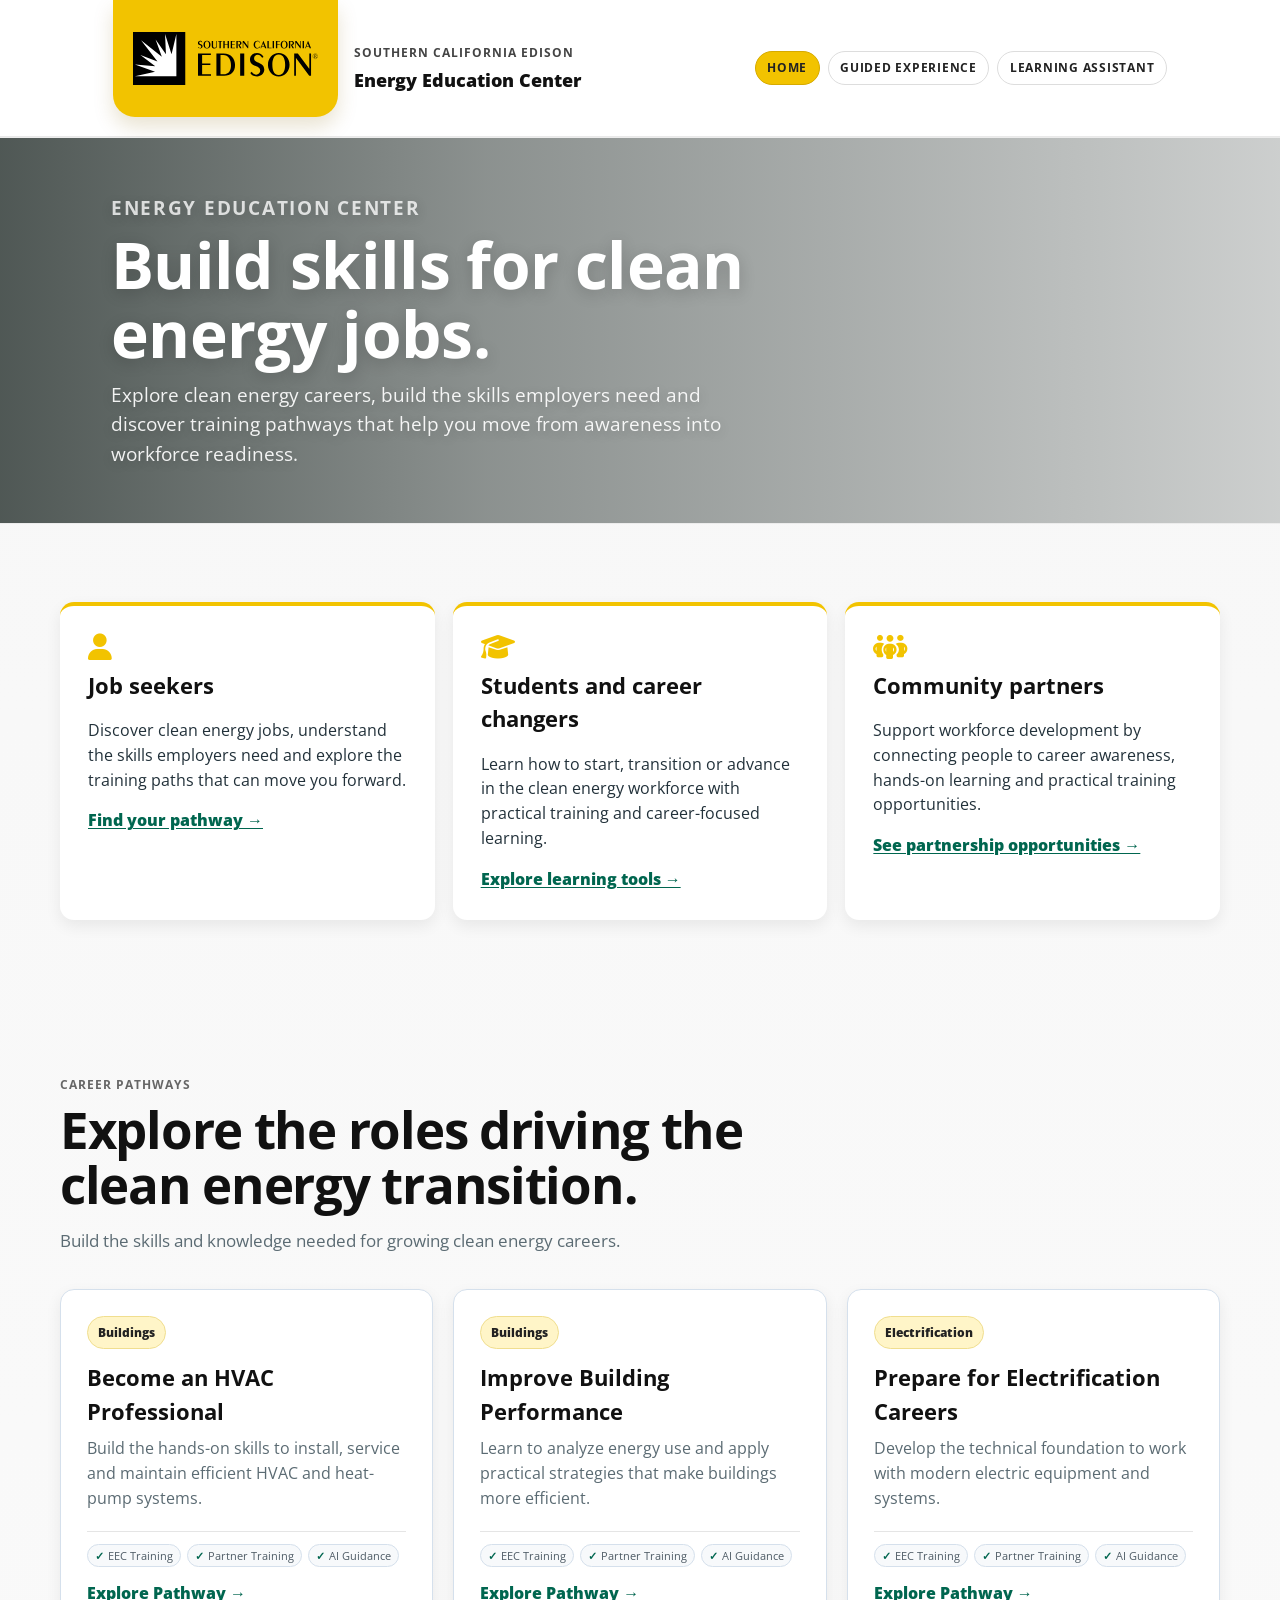
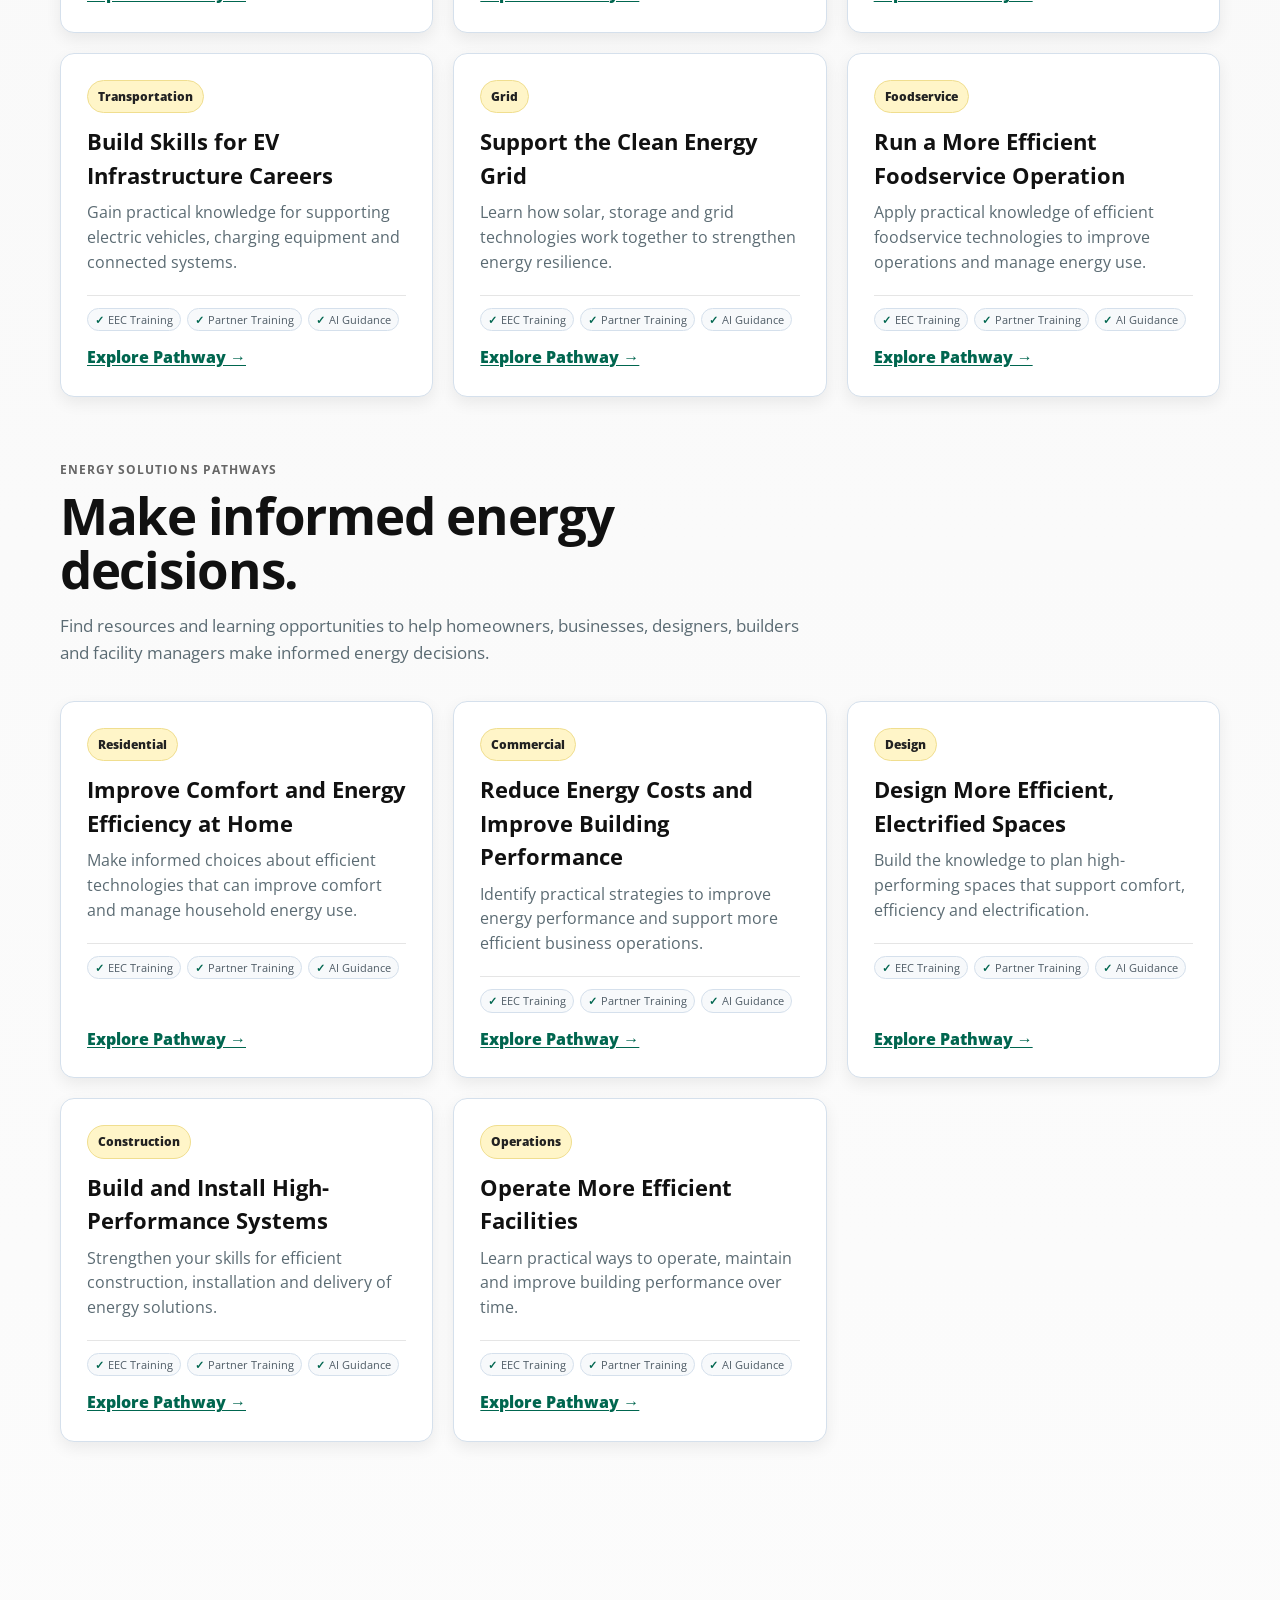
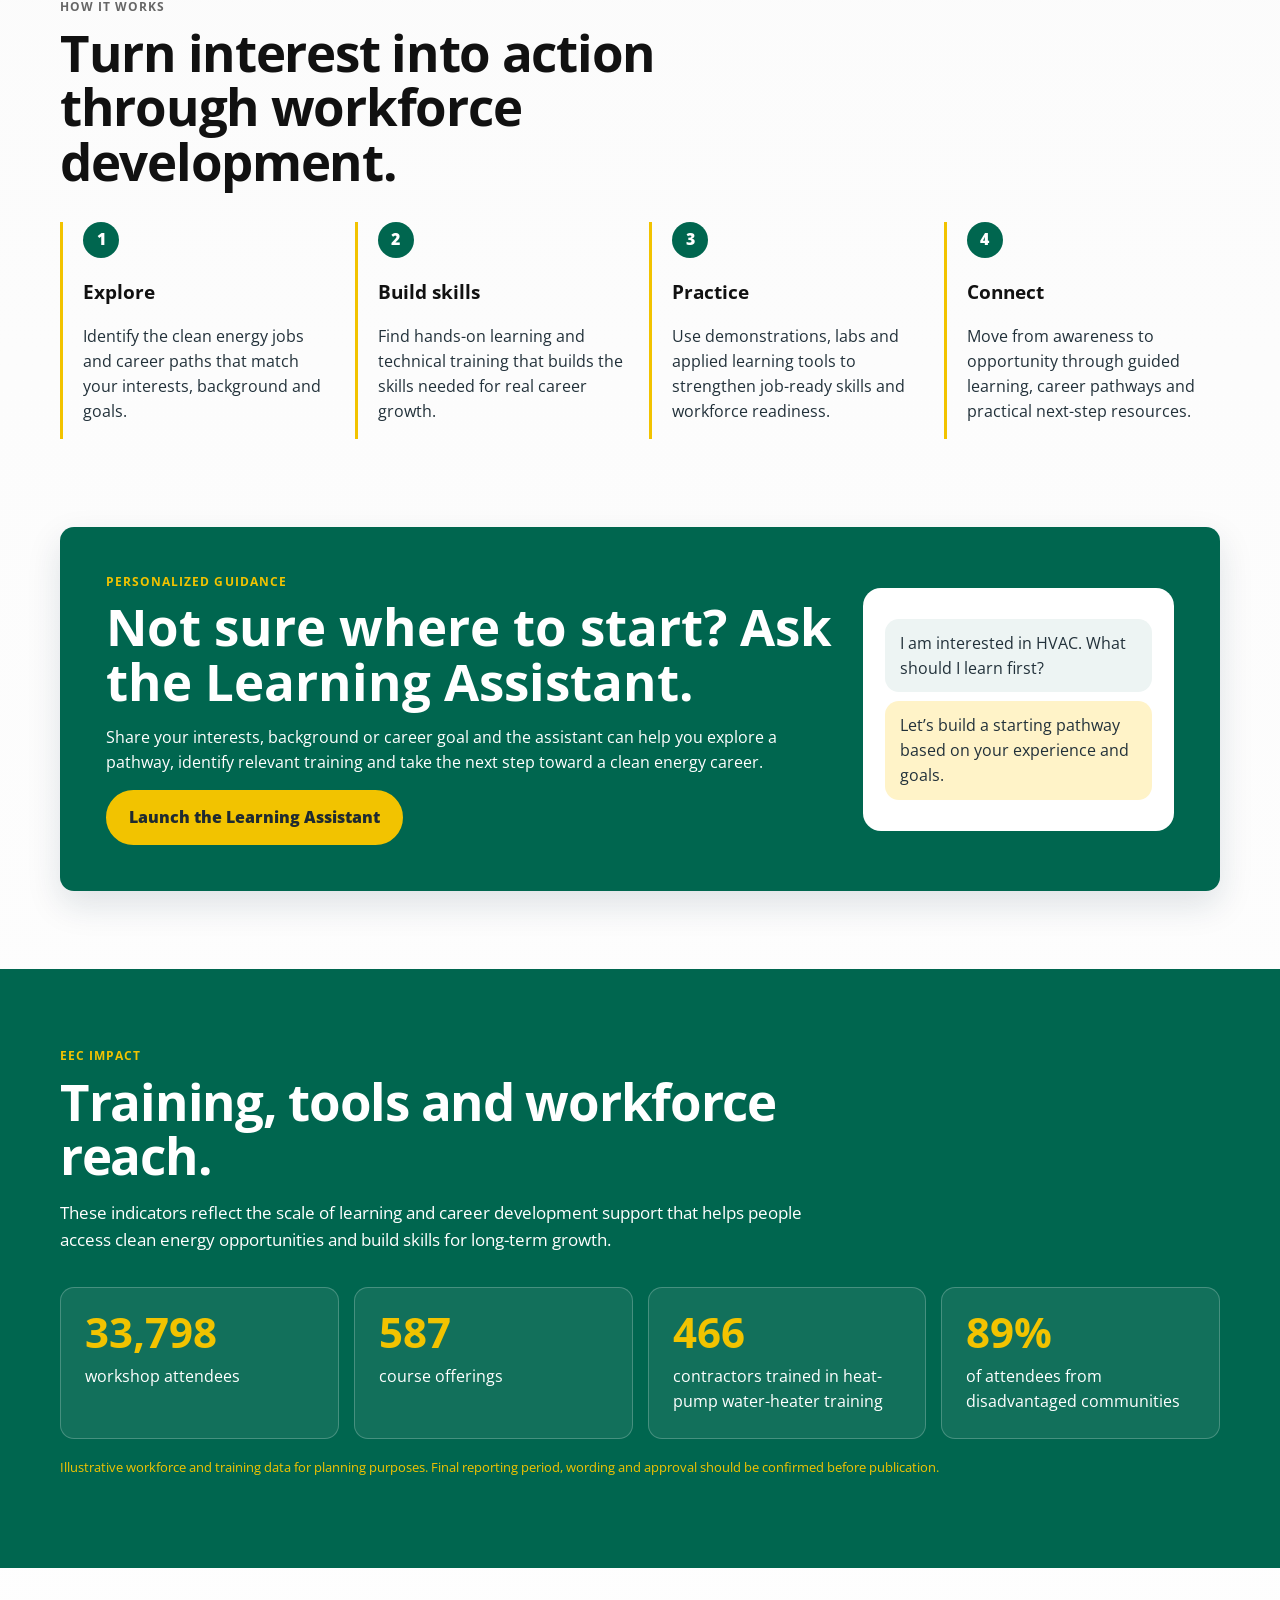
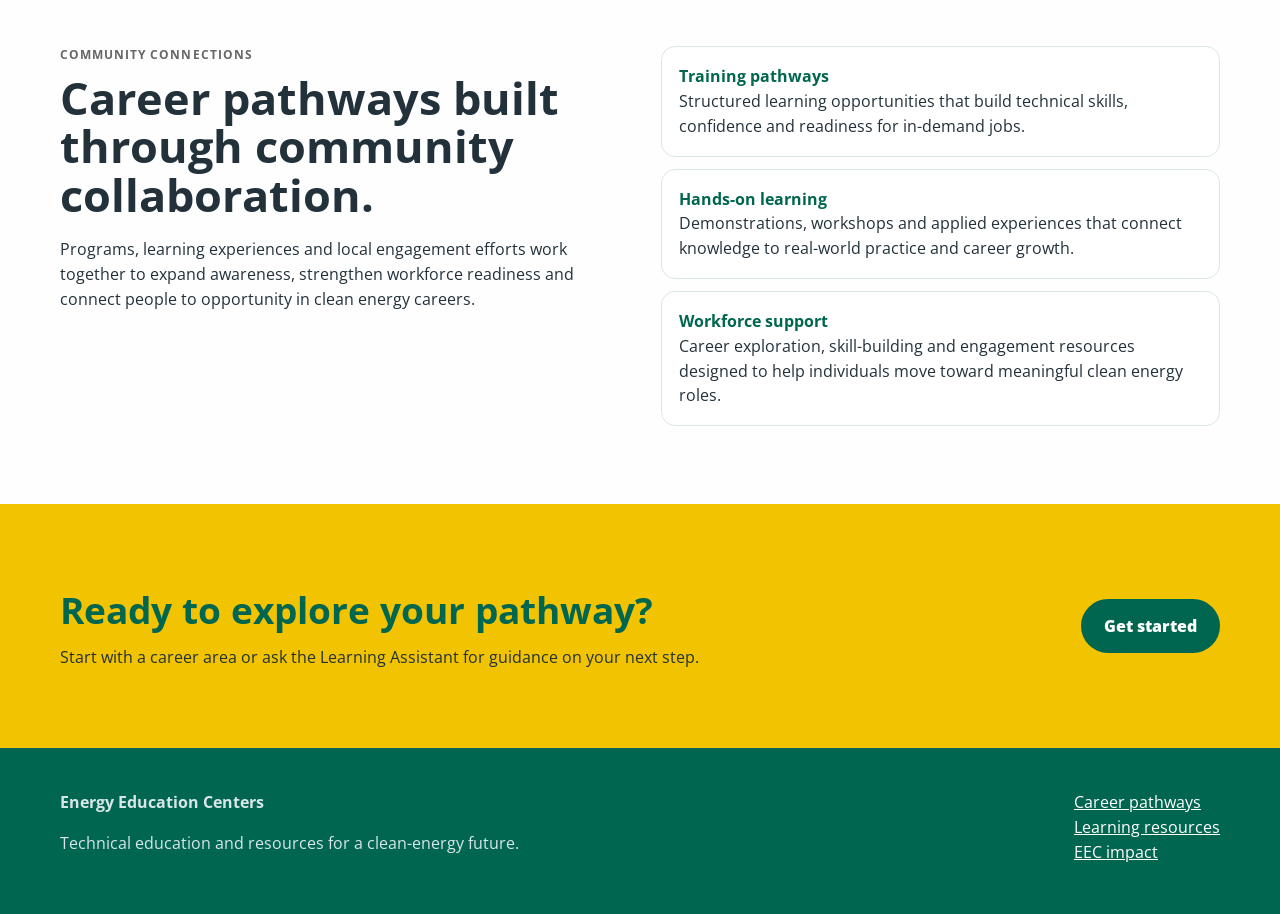
<file: index.html>
<!DOCTYPE html>
<html lang="en">
<head>
  <meta charset="UTF-8" />
  <meta name="viewport" content="width=device-width, initial-scale=1.0" />
  <title>Energy Career Pathways | Energy Education Centers</title>
  <meta name="description" content="Explore clean-energy career pathways, training, tools and partner resources from the Energy Education Centers." />
  <link rel="preconnect" href="https://fonts.googleapis.com">
  <link rel="preconnect" href="https://fonts.gstatic.com" crossorigin>
  <link href="https://fonts.googleapis.com/css2?family=Open+Sans:wght@400;600;700;800&display=swap" rel="stylesheet">
  <link rel="stylesheet" href="https://cdnjs.cloudflare.com/ajax/libs/font-awesome/6.5.2/css/all.min.css" crossorigin="anonymous" referrerpolicy="no-referrer">
  <link rel="stylesheet" href="styles.css?v=2">
</head>
<body class="home-page">
<a class="skip" href="#main">Skip to main content</a>
<header class="topbar">
  <div class="topbar-inner">
    <div class="sce-logo-area" aria-label="Southern California Edison branding">
      <div class="logo-block" aria-hidden="true"><img class="edison-logo" src="EdisonLogoLight.svg" alt=""></div>
      <div class="wordmark"><p class="kicker">Southern California Edison</p><p class="brand-title">Energy Education Center</p></div>
    </div>
    <nav class="assistant-nav" aria-label="Experience navigation"><a href="index.html" aria-current="page">Home</a><a href="guided-experience.html">Guided Experience</a><a href="assistant.html">Learning Assistant</a></nav>
  </div>
</header>
<main id="main" class="home-main">
  <section class="home-hero" aria-label="Career pathway guide introduction">
    <video class="hero-video" autoplay muted loop playsinline aria-hidden="true">
      <source src="assets/videos/solar.mp4" type="video/mp4" />
    </video>
    <div class="hero-overlay" aria-hidden="true"></div>
    <div class="hero-content">
      <p class="hero-tag">ENERGY EDUCATION CENTER</p>
      <h1>Build skills for clean energy jobs.</h1>
      <p>Explore clean energy careers, build the skills employers need and discover training pathways that help you move from awareness into workforce readiness.</p>
    </div>
  </section>

  <section class="audience" aria-label="Choose your starting point">
    <div class="wrap audience-grid">
      <article><div class="icon"><i class="fa-solid fa-user" aria-hidden="true"></i></div><h3>Job seekers</h3><p>Discover clean energy jobs, understand the skills employers need and explore the training paths that can move you forward.</p><a class="small-link" href="#pathways">Find your pathway →</a></article>
      <article><div class="icon"><i class="fa-solid fa-graduation-cap" aria-hidden="true"></i></div><h3>Students and career changers</h3><p>Learn how to start, transition or advance in the clean energy workforce with practical training and career-focused learning.</p><a class="small-link" href="#resources">Explore learning tools →</a></article>
      <article><div class="icon"><i class="fa-solid fa-people-group" aria-hidden="true"></i></div><h3>Community partners</h3><p>Support workforce development by connecting people to career awareness, hands-on learning and practical training opportunities.</p><a class="small-link" href="#partners">See partnership opportunities →</a></article>
    </div>
  </section>

  <section class="pathways" id="pathways">
    <div class="wrap">
      <div class="pathway-group">
        <div class="section-head"><div class="eyebrow">Career pathways</div><h2>Explore the roles driving the clean energy transition.</h2><p>Build the skills and knowledge needed for growing clean energy careers.</p></div>
        <div class="cards">
          <article class="card"><span class="tag">Buildings</span><h3>Become an HVAC Professional</h3><p>Build the hands-on skills to install, service and maintain efficient HVAC and heat-pump systems.</p><div class="card-resources" aria-label="Available features"><span class="feature-badge"><span aria-hidden="true">&#10003;</span> EEC Training</span><span class="feature-badge"><span aria-hidden="true">&#10003;</span> Partner Training</span><span class="feature-badge"><span aria-hidden="true">&#10003;</span> AI Guidance</span></div><a href="pathways/hvac.html">Explore Pathway →</a></article>
          <article class="card"><span class="tag">Buildings</span><h3>Improve Building Performance</h3><p>Learn to analyze energy use and apply practical strategies that make buildings more efficient.</p><div class="card-resources" aria-label="Available features"><span class="feature-badge"><span aria-hidden="true">&#10003;</span> EEC Training</span><span class="feature-badge"><span aria-hidden="true">&#10003;</span> Partner Training</span><span class="feature-badge"><span aria-hidden="true">&#10003;</span> AI Guidance</span></div><a href="#">Explore Pathway →</a></article>
          <article class="card"><span class="tag">Electrification</span><h3>Prepare for Electrification Careers</h3><p>Develop the technical foundation to work with modern electric equipment and systems.</p><div class="card-resources" aria-label="Available features"><span class="feature-badge"><span aria-hidden="true">&#10003;</span> EEC Training</span><span class="feature-badge"><span aria-hidden="true">&#10003;</span> Partner Training</span><span class="feature-badge"><span aria-hidden="true">&#10003;</span> AI Guidance</span></div><a href="#">Explore Pathway →</a></article>
          <article class="card"><span class="tag">Transportation</span><h3>Build Skills for EV Infrastructure Careers</h3><p>Gain practical knowledge for supporting electric vehicles, charging equipment and connected systems.</p><div class="card-resources" aria-label="Available features"><span class="feature-badge"><span aria-hidden="true">&#10003;</span> EEC Training</span><span class="feature-badge"><span aria-hidden="true">&#10003;</span> Partner Training</span><span class="feature-badge"><span aria-hidden="true">&#10003;</span> AI Guidance</span></div><a href="#">Explore Pathway →</a></article>
          <article class="card"><span class="tag">Grid</span><h3>Support the Clean Energy Grid</h3><p>Learn how solar, storage and grid technologies work together to strengthen energy resilience.</p><div class="card-resources" aria-label="Available features"><span class="feature-badge"><span aria-hidden="true">&#10003;</span> EEC Training</span><span class="feature-badge"><span aria-hidden="true">&#10003;</span> Partner Training</span><span class="feature-badge"><span aria-hidden="true">&#10003;</span> AI Guidance</span></div><a href="#">Explore Pathway →</a></article>
          <article class="card"><span class="tag">Foodservice</span><h3>Run a More Efficient Foodservice Operation</h3><p>Apply practical knowledge of efficient foodservice technologies to improve operations and manage energy use.</p><div class="card-resources" aria-label="Available features"><span class="feature-badge"><span aria-hidden="true">&#10003;</span> EEC Training</span><span class="feature-badge"><span aria-hidden="true">&#10003;</span> Partner Training</span><span class="feature-badge"><span aria-hidden="true">&#10003;</span> AI Guidance</span></div><a href="#">Explore Pathway →</a></article>
        </div>
      </div>

      <div class="pathway-group energy-user-pathways" id="energy-user-pathways">
        <div class="section-head"><div class="eyebrow">Energy Solutions Pathways</div><h2>Make informed energy decisions.</h2><p>Find resources and learning opportunities to help homeowners, businesses, designers, builders and facility managers make informed energy decisions.</p></div>
        <div class="cards">
          <article class="card"><span class="tag">Residential</span><h3>Improve Comfort and Energy Efficiency at Home</h3><p>Make informed choices about efficient technologies that can improve comfort and manage household energy use.</p><div class="card-resources" aria-label="Available features"><span class="feature-badge"><span aria-hidden="true">&#10003;</span> EEC Training</span><span class="feature-badge"><span aria-hidden="true">&#10003;</span> Partner Training</span><span class="feature-badge"><span aria-hidden="true">&#10003;</span> AI Guidance</span></div><a href="#">Explore Pathway →</a></article>
          <article class="card"><span class="tag">Commercial</span><h3>Reduce Energy Costs and Improve Building Performance</h3><p>Identify practical strategies to improve energy performance and support more efficient business operations.</p><div class="card-resources" aria-label="Available features"><span class="feature-badge"><span aria-hidden="true">&#10003;</span> EEC Training</span><span class="feature-badge"><span aria-hidden="true">&#10003;</span> Partner Training</span><span class="feature-badge"><span aria-hidden="true">&#10003;</span> AI Guidance</span></div><a href="#">Explore Pathway →</a></article>
          <article class="card"><span class="tag">Design</span><h3>Design More Efficient, Electrified Spaces</h3><p>Build the knowledge to plan high-performing spaces that support comfort, efficiency and electrification.</p><div class="card-resources" aria-label="Available features"><span class="feature-badge"><span aria-hidden="true">&#10003;</span> EEC Training</span><span class="feature-badge"><span aria-hidden="true">&#10003;</span> Partner Training</span><span class="feature-badge"><span aria-hidden="true">&#10003;</span> AI Guidance</span></div><a href="#">Explore Pathway →</a></article>
          <article class="card"><span class="tag">Construction</span><h3>Build and Install High-Performance Systems</h3><p>Strengthen your skills for efficient construction, installation and delivery of energy solutions.</p><div class="card-resources" aria-label="Available features"><span class="feature-badge"><span aria-hidden="true">&#10003;</span> EEC Training</span><span class="feature-badge"><span aria-hidden="true">&#10003;</span> Partner Training</span><span class="feature-badge"><span aria-hidden="true">&#10003;</span> AI Guidance</span></div><a href="#">Explore Pathway →</a></article>
          <article class="card"><span class="tag">Operations</span><h3>Operate More Efficient Facilities</h3><p>Learn practical ways to operate, maintain and improve building performance over time.</p><div class="card-resources" aria-label="Available features"><span class="feature-badge"><span aria-hidden="true">&#10003;</span> EEC Training</span><span class="feature-badge"><span aria-hidden="true">&#10003;</span> Partner Training</span><span class="feature-badge"><span aria-hidden="true">&#10003;</span> AI Guidance</span></div><a href="#">Explore Pathway →</a></article>
        </div>
      </div>
    </div>
  </section>

  <section id="resources">
    <div class="wrap">
      <div class="section-head"><div class="eyebrow">How it works</div><h2>Turn interest into action through workforce development.</h2></div>
      <div class="steps">
        <div class="step"><h3>Explore</h3><p>Identify the clean energy jobs and career paths that match your interests, background and goals.</p></div>
        <div class="step"><h3>Build skills</h3><p>Find hands-on learning and technical training that builds the skills needed for real career growth.</p></div>
        <div class="step"><h3>Practice</h3><p>Use demonstrations, labs and applied learning tools to strengthen job-ready skills and workforce readiness.</p></div>
        <div class="step"><h3>Connect</h3><p>Move from awareness to opportunity through guided learning, career pathways and practical next-step resources.</p></div>
      </div>
    </div>
  </section>

  <section style="padding-top:10px">
    <div class="wrap assistant-panel">
      <div><div class="eyebrow">Personalized guidance</div><h2>Not sure where to start? Ask the Learning Assistant.</h2><p>Share your interests, background or career goal and the assistant can help you explore a pathway, identify relevant training and take the next step toward a clean energy career.</p><a class="button" href="assistant.html">Launch the Learning Assistant</a></div>
      <div class="assistant-demo" aria-label="Example assistant conversation"><div class="bubble">I am interested in HVAC. What should I learn first?</div><div class="bubble answer">Let’s build a starting pathway based on your experience and goals.</div></div>
    </div>
  </section>

  <section class="stats" id="impact">
    <div class="wrap">
      <div class="section-head"><div class="eyebrow">EEC impact</div><h2>Training, tools and workforce reach.</h2><p>These indicators reflect the scale of learning and career development support that helps people access clean energy opportunities and build skills for long-term growth.</p></div>
      <div class="stats-grid">
          <div class="stat"><strong data-value="33937">33,937</strong><span>workshop attendees</span></div>
          <div class="stat"><strong data-value="591">591</strong><span>course offerings</span></div>
          <div class="stat"><strong data-value="469">469</strong><span>contractors trained in heat-pump water-heater training</span></div>
          <div class="stat"><strong data-value="90">90%</strong><span>of attendees from disadvantaged communities</span></div>
      </div>
      <p class="stats-note">Illustrative workforce and training data for planning purposes. Final reporting period, wording and approval should be confirmed before publication.</p>
    </div>
  </section>

  <section id="partners">
    <div class="wrap partners">
      <div><div class="eyebrow">Community connections</div><h2 style="font-size:2.8rem;line-height:1.08;color:var(--navy);margin:10px 0 18px">Career pathways built through community collaboration.</h2><p>Programs, learning experiences and local engagement efforts work together to expand awareness, strengthen workforce readiness and connect people to opportunity in clean energy careers.</p></div>
      <div class="partner-list">
        <div class="partner"><strong>Training pathways</strong><br>Structured learning opportunities that build technical skills, confidence and readiness for in-demand jobs.</div>
        <div class="partner"><strong>Hands-on learning</strong><br>Demonstrations, workshops and applied experiences that connect knowledge to real-world practice and career growth.</div>
        <div class="partner"><strong>Workforce support</strong><br>Career exploration, skill-building and engagement resources designed to help individuals move toward meaningful clean energy roles.</div>
      </div>
    </div>
  </section>

  <section class="cta"><div class="wrap"><div><h2>Ready to explore your pathway?</h2><p>Start with a career area or ask the Learning Assistant for guidance on your next step.</p></div><a class="button" href="assistant.html">Get started</a></div></section>
</main>
<script src="home.js"></script>
<footer><div class="wrap footer-grid"><div><strong>Energy Education Centers</strong><p>Technical education and resources for a clean-energy future.</p></div><div><a href="#pathways">Career pathways</a><br><a href="#resources">Learning resources</a><br><a href="#impact">EEC impact</a></div></div></footer>
</body>
</html>
</file>
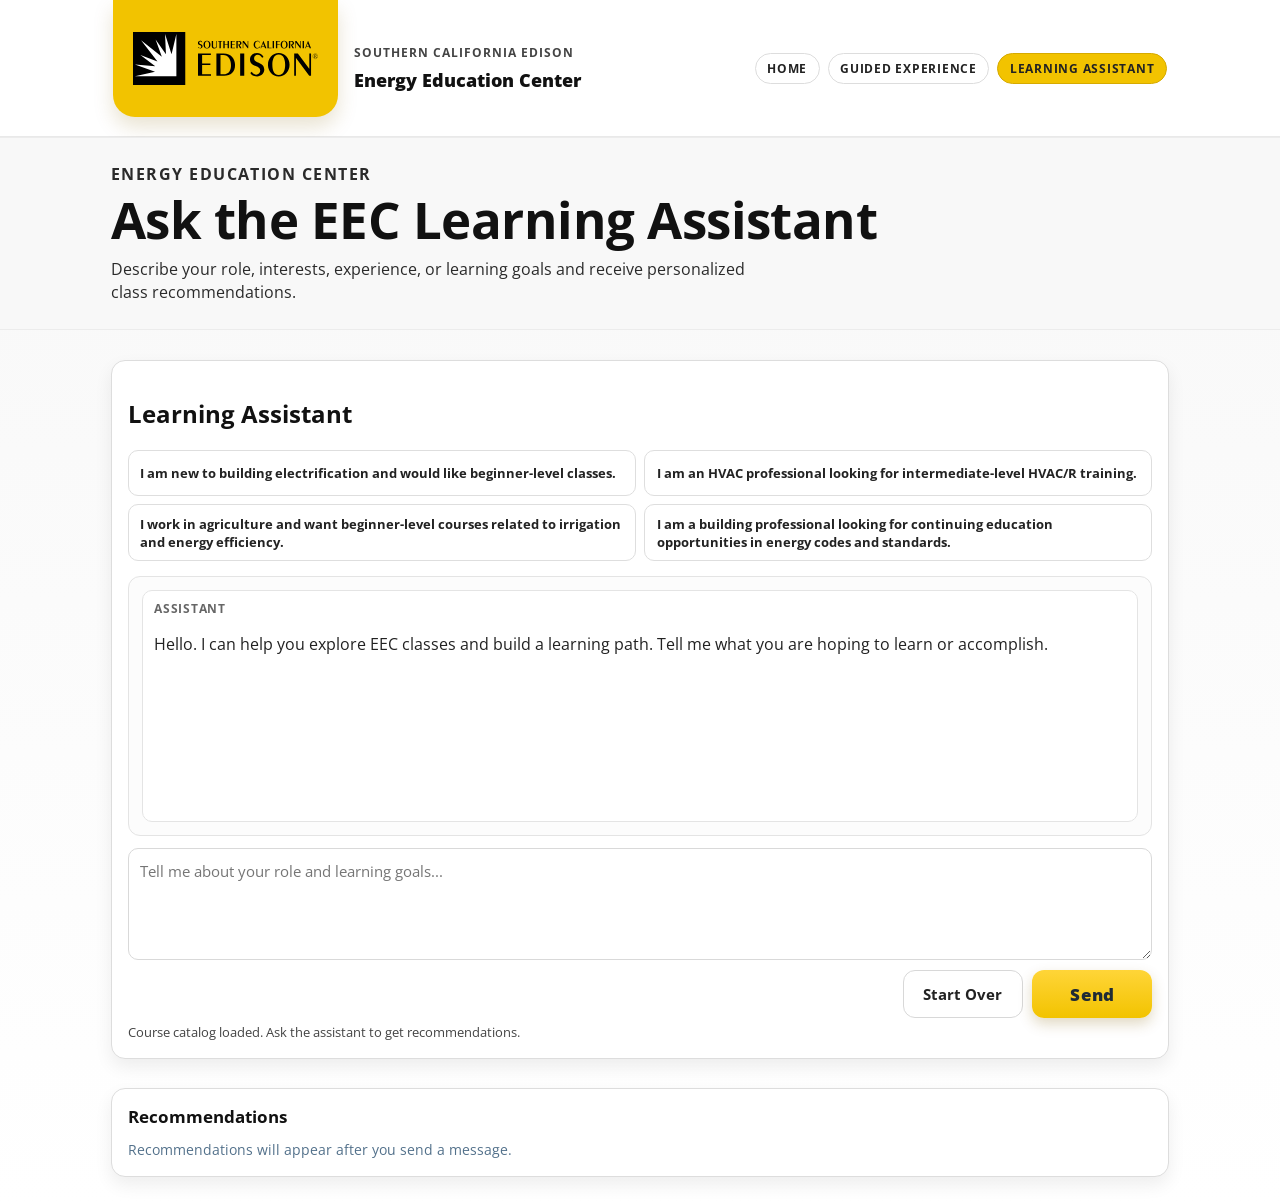
<file: assistant.html>
<!DOCTYPE html>
<html lang="en">

<head>
	<meta charset="UTF-8">
	<meta name="viewport" content="width=device-width, initial-scale=1.0">
	<title>EEC Learning Assistant | Southern California Edison</title>

	<link rel="preconnect" href="https://fonts.googleapis.com">
	<link rel="preconnect" href="https://fonts.gstatic.com" crossorigin>
	<link href="https://fonts.googleapis.com/css2?family=Open+Sans:wght@400;600;700;800&display=swap" rel="stylesheet">
	<link rel="stylesheet" href="styles.css">

	<style>
		.assistant-shell {
			margin-top: 0.9rem;
			display: grid;
			gap: 0.9rem;
		}

		.assistant-card {
			background: #ffffff;
			border: 1px solid #dddddd;
			border-radius: 14px;
			box-shadow: 0 8px 18px rgba(0, 0, 0, 0.07);
			padding: 1rem;
		}

		.prompt-list {
			margin-top: 0.65rem;
			display: grid;
			gap: 0.52rem;
			grid-template-columns: repeat(2, minmax(0, 1fr));
		}

		.prompt-chip {
			border: 1px solid #dedede;
			border-radius: 10px;
			min-height: 46px;
			text-align: left;
			padding: 0.6rem 0.72rem;
			background: #ffffff;
			color: #222222;
			font-family: 'Open Sans', sans-serif;
			font-weight: 700;
			cursor: pointer;
		}

		.prompt-chip:hover {
			border-color: #d6aa00;
			background: #fffbeb;
		}

		.messages {
			margin-top: 0.9rem;
			border: 1px solid #e4e4e4;
			border-radius: 12px;
			background: #fcfcfc;
			min-height: 260px;
			max-height: 430px;
			overflow: auto;
			padding: 0.82rem;
			display: grid;
			gap: 0.68rem;
		}

		.message {
			border: 1px solid #e4e4e4;
			border-radius: 10px;
			padding: 0.62rem 0.72rem;
			line-height: 1.4;
			color: #222222;
			background: #ffffff;
		}

		.message.user {
			border-color: #d6aa00;
			background: #fff9df;
		}

		.message-label {
			margin: 0 0 0.28rem;
			font-size: 0.72rem;
			text-transform: uppercase;
			letter-spacing: 0.06em;
			color: #666666;
			font-weight: 700;
		}

		.assistant-input {
			margin-top: 0.8rem;
			display: grid;
			gap: 0.62rem;
		}

		.assistant-input textarea {
			width: 100%;
			min-height: 112px;
			resize: vertical;
			border: 1px solid #d9d9d9;
			border-radius: 10px;
			padding: 0.72rem;
			font-family: 'Open Sans', sans-serif;
			font-size: 0.95rem;
			color: #222222;
		}

		.assistant-actions {
			display: flex;
			gap: 0.6rem;
			justify-content: flex-end;
		}

		.assistant-actions .cta-button {
			width: auto;
			margin-top: 0;
			min-width: 120px;
		}

		.reset-button {
			margin-top: 0;
			min-width: 120px;
			height: 48px;
			border: 1px solid #d8d8d8;
			border-radius: 12px;
			background: #ffffff;
			color: #222222;
			font-family: 'Open Sans', sans-serif;
			font-size: 0.95rem;
			font-weight: 700;
			cursor: pointer;
			transition: border-color 140ms ease, background-color 140ms ease;
		}

		.reset-button:hover {
			border-color: #d6aa00;
			background: #fffbeb;
		}

		.assistant-status {
			margin-top: 0.3rem;
			min-height: 1.2rem;
			font-size: 0.82rem;
			color: #444444;
		}

		.assistant-recommendations {
			margin-top: 0.9rem;
		}

		.assistant-recommendations h2 {
			margin: 0;
			font-size: 1.05rem;
			color: #111111;
		}

		.assistant-recommendations-content {
			margin-top: 0.72rem;
			display: grid;
			gap: 1rem;
		}

		.recommendation-group {
			display: grid;
			gap: 0.65rem;
		}

		.recommendation-group-heading {
			margin: 0;
			font-size: 1.05rem;
			font-weight: 700;
			color: #111111;
		}

		.assistant-recommendation-grid {
			display: grid;
			grid-template-columns: repeat(3, minmax(0, 1fr));
			gap: 24px;
			align-items: stretch;
		}

		.assistant-recommendation-grid .course-card {
			display: flex;
			flex-direction: column;
			height: 100%;
			min-width: 0;
		}

		.assistant-recommendation-grid .register-button {
			margin-top: auto;
		}

		.assistant-recommendation-grid .series-parts-list {
			list-style: none;
			margin: 0 0 0.8rem;
			padding: 0;
			display: grid;
			gap: 0.45rem;
		}

		.assistant-recommendation-grid .series-parts-list:focus-visible {
			outline: 2px solid #d6aa00;
			outline-offset: 3px;
		}

		.assistant-recommendation-grid .series-part-item {
			display: grid;
			grid-template-columns: 1fr auto;
			gap: 0.55rem;
			align-items: start;
		}

		.assistant-recommendation-grid .series-part-title {
			font-size: 0.86rem;
			line-height: 1.35;
			color: #222222;
			min-width: 0;
			word-break: break-word;
		}

		.assistant-recommendation-grid .series-part-link {
			font-size: 0.78rem;
			font-weight: 700;
			text-decoration: underline;
			text-underline-offset: 2px;
			white-space: nowrap;
		}

		.assistant-recommendation-grid .course-card h3 {
			display: -webkit-box;
			line-clamp: 3;
			-webkit-line-clamp: 3;
			-webkit-box-orient: vertical;
			overflow: hidden;
		}

		.sr-only {
			position: absolute;
			width: 1px;
			height: 1px;
			padding: 0;
			margin: -1px;
			overflow: hidden;
			clip: rect(0, 0, 0, 0);
			white-space: nowrap;
			border: 0;
		}

		@media (max-width: 980px) {
			.assistant-recommendation-grid {
				grid-template-columns: repeat(2, minmax(0, 1fr));
			}
		}

		@media (max-width: 900px) {
			.prompt-list,
			.assistant-recommendation-grid {
				grid-template-columns: 1fr;
			}
		}
	</style>
</head>

<body>
	<header class="topbar">
		<div class="topbar-inner">
			<div class="sce-logo-area" aria-label="Southern California Edison branding">
				<div class="logo-block" aria-hidden="true">
					<img class="edison-logo" src="EdisonLogoLight.svg" alt="">
				</div>
				<div class="wordmark">
					<p class="kicker">Southern California Edison</p>
					<p class="brand-title">Energy Education Center</p>
				</div>
			</div>

			<nav class="assistant-nav" aria-label="Experience navigation">
				<a href="index.html">Home</a>
				<a href="guided-experience.html">Guided Experience</a>
				<a href="assistant.html" aria-current="page">Learning Assistant</a>
			</nav>
		</div>
	</header>

	<section class="hero" aria-label="Learning assistant introduction">
		<div class="hero-content">
			<p class="hero-tag">ENERGY EDUCATION CENTER</p>
			<h1>Ask the EEC Learning Assistant</h1>
			<p>
				Describe your role, interests, experience, or learning goals and receive personalized class recommendations.
			</p>
		</div>
	</section>

	<main class="container assistant-shell">
		<section class="assistant-card" aria-labelledby="assistant-title">
			<h2 id="assistant-title">Learning Assistant</h2>

			<div class="prompt-list" aria-label="Suggested prompts">
				<button type="button" class="prompt-chip" data-prompt="I am new to building electrification and would like beginner-level classes.">I am new to building electrification and would like beginner-level classes.</button>
				<button type="button" class="prompt-chip" data-prompt="I am an HVAC professional looking for intermediate-level HVAC/R training.">I am an HVAC professional looking for intermediate-level HVAC/R training.</button>
				<button type="button" class="prompt-chip" data-prompt="I work in agriculture and want beginner-level courses related to irrigation and energy efficiency.">I work in agriculture and want beginner-level courses related to irrigation and energy efficiency.</button>
				<button type="button" class="prompt-chip" data-prompt="I am a building professional looking for continuing education opportunities in energy codes and standards.">I am a building professional looking for continuing education opportunities in energy codes and standards.</button>
			</div>

			<div id="assistantMessages" class="messages" role="log" aria-live="polite" aria-label="Conversation messages">
				<article class="message assistant">
					<p class="message-label">Assistant</p>
					<p>Hello. I can help you explore EEC classes and build a learning path. Tell me what you are hoping to learn or accomplish.</p>
				</article>
			</div>

			<form id="assistantForm" class="assistant-input" aria-label="Assistant input form">
				<label class="sr-only" for="assistantInput">Your learning request</label>
				<textarea
					id="assistantInput"
					placeholder="Tell me about your role and learning goals..."
					required></textarea>

				<div class="assistant-actions">
					<button id="assistantReset" class="reset-button" type="button">Start Over</button>
					<button class="cta-button" type="submit">Send</button>
				</div>
			</form>

			<div id="assistantStatus" class="assistant-status" role="status" aria-live="polite" aria-atomic="true"></div>
		</section>

		<section class="assistant-card assistant-recommendations" aria-labelledby="assistant-recommendations-title">
			<h2 id="assistant-recommendations-title">Recommendations</h2>
			<div id="assistantRecommendations" class="assistant-recommendations-content">
				<p class="empty-state">Recommendations will appear after you send a message.</p>
			</div>
		</section>
	</main>

	<script src="assistant.js"></script>
</body>

</html>
</file>
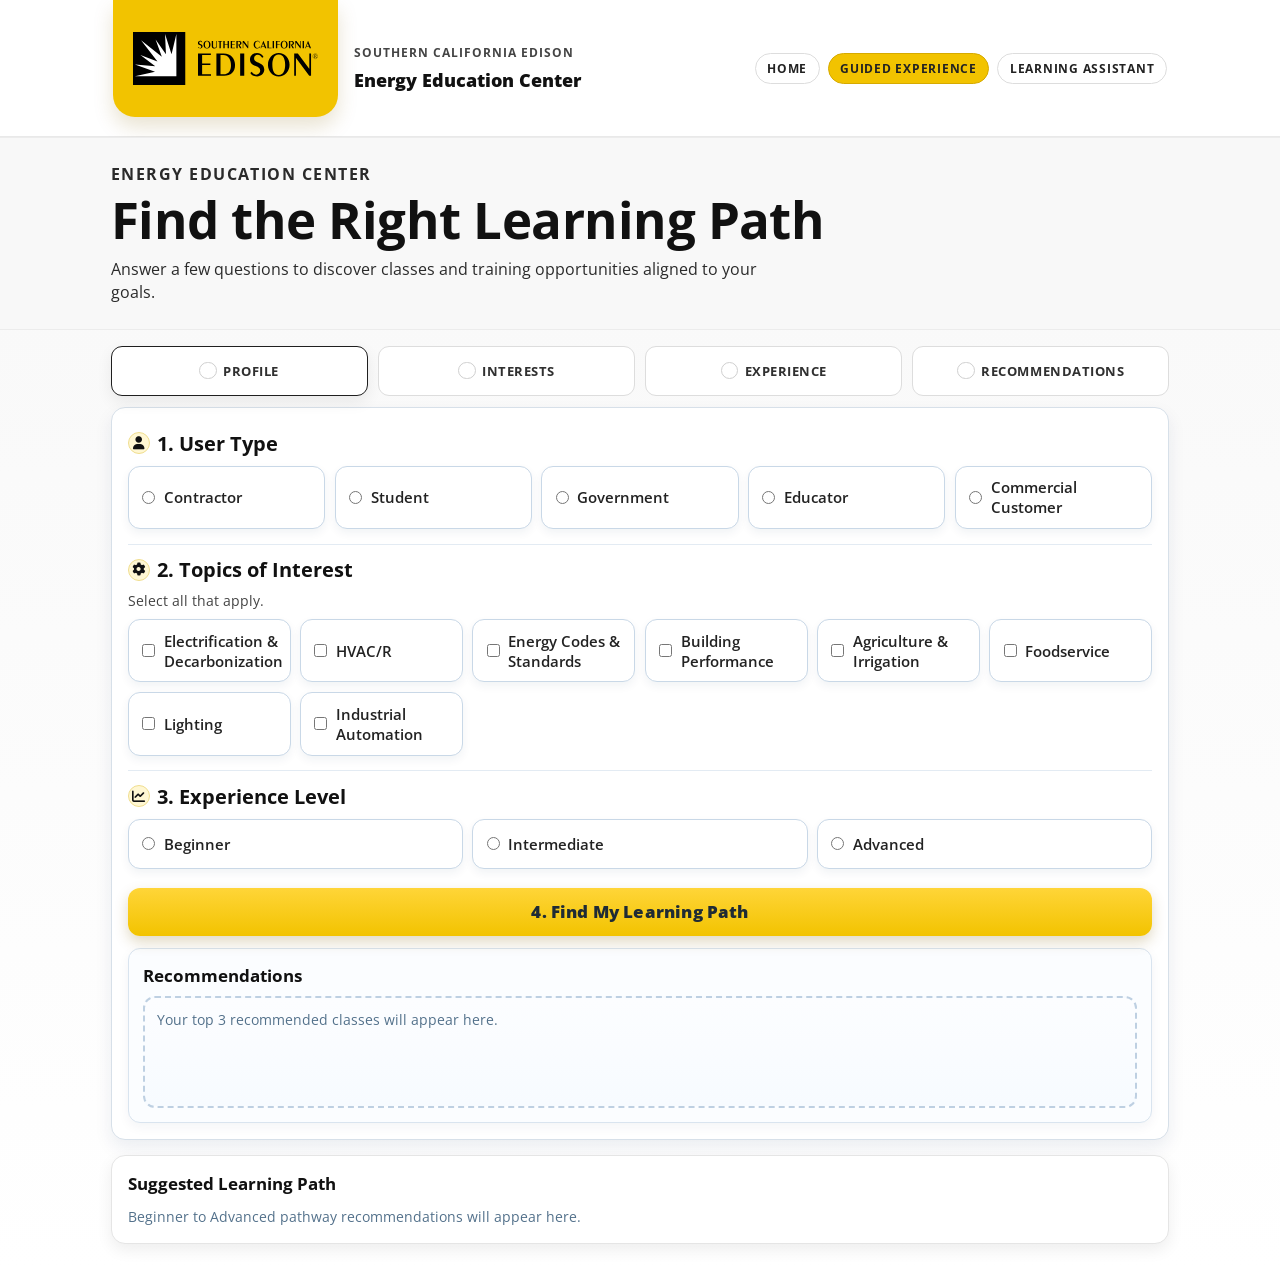
<file: guided-experience.html>
<!DOCTYPE html>
<html lang="en">

<head>
    <meta charset="UTF-8">
    <meta name="viewport" content="width=device-width, initial-scale=1.0">
    <title>Southern California Edison Energy Education Center Career Pathway Guide</title>

    <link rel="preconnect" href="https://fonts.googleapis.com">
    <link rel="preconnect" href="https://fonts.gstatic.com" crossorigin>
    <link href="https://fonts.googleapis.com/css2?family=Open+Sans:wght@400;600;700;800&display=swap" rel="stylesheet">
    <link rel="stylesheet" href="https://cdnjs.cloudflare.com/ajax/libs/font-awesome/6.5.2/css/all.min.css" crossorigin="anonymous" referrerpolicy="no-referrer">
    <link rel="stylesheet" href="styles.css">
</head>

<body>
    <header class="topbar">
        <div class="topbar-inner">
            <div class="sce-logo-area" aria-label="Southern California Edison branding">
                <div class="logo-block" aria-hidden="true">
                    <img
                        class="edison-logo"
                        src="EdisonLogoLight.svg"
                        alt="">
                </div>
                <div class="wordmark">
                    <p class="kicker">Southern California Edison</p>
                    <p class="brand-title">Energy Education Center</p>
                </div>
            </div>
            <nav class="assistant-nav" aria-label="Experience navigation">
                <a href="index.html">Home</a>
                <a href="guided-experience.html" aria-current="page">Guided Experience</a>
                <a href="assistant.html">Learning Assistant</a>
            </nav>
        </div>
    </header>

    <section class="hero" aria-label="Career pathway guide introduction">
        <div class="hero-content">
            <p class="hero-tag">ENERGY EDUCATION CENTER</p>
            <h1>Find the Right Learning Path</h1>
            <p>
                Answer a few questions to discover classes and training opportunities aligned to your goals.
            </p>
        </div>
    </section>

    <main class="container">
        <section class="progress-wrap" aria-label="Questionnaire progress">
            <div class="progress-step is-active" data-step="profile" aria-live="polite">
                <span class="step-check" aria-hidden="true"><i class="fa-solid fa-check"></i></span>
                <span class="step-label">Profile</span>
            </div>
            <div class="progress-step" data-step="interests" aria-live="polite">
                <span class="step-check" aria-hidden="true"><i class="fa-solid fa-check"></i></span>
                <span class="step-label">Interests</span>
            </div>
            <div class="progress-step" data-step="experience" aria-live="polite">
                <span class="step-check" aria-hidden="true"><i class="fa-solid fa-check"></i></span>
                <span class="step-label">Experience</span>
            </div>
            <div class="progress-step" data-step="recommendations" aria-live="polite">
                <span class="step-check" aria-hidden="true"><i class="fa-solid fa-check"></i></span>
                <span class="step-label">Recommendations</span>
            </div>
        </section>

        <form class="questionnaire" aria-label="Career pathway questionnaire">
            <section class="panel" aria-labelledby="who-are-you">
                <h2 id="who-are-you"><span class="section-icon" aria-hidden="true"><i class="fa-solid fa-user"></i></span>1. User Type</h2>
                <div class="option-grid option-grid-5">
                    <label class="option-card"><input type="radio" name="audience" value="Contractor">Contractor</label>
                    <label class="option-card"><input type="radio" name="audience" value="Student">Student</label>
                    <label class="option-card"><input type="radio" name="audience" value="Government">Government</label>
                    <label class="option-card"><input type="radio" name="audience" value="Educator">Educator</label>
                    <label class="option-card"><input type="radio" name="audience" value="Commercial Customer">Commercial Customer</label>
                </div>
            </section>

            <section class="panel" aria-labelledby="topics-interest">
                <h2 id="topics-interest"><span class="section-icon" aria-hidden="true"><i class="fa-solid fa-gear"></i></span>2. Topics of Interest</h2>
                <p class="helper-text">Select all that apply.</p>
                <div class="option-grid option-grid-5">
                    <label class="option-card"><input type="checkbox" name="topics" value="Electrification &amp; Decarbonization">Electrification &amp; Decarbonization</label>
                    <label class="option-card"><input type="checkbox" name="topics" value="HVAC/R">HVAC/R</label>
                    <label class="option-card"><input type="checkbox" name="topics" value="Energy Codes &amp; Standards">Energy Codes &amp; Standards</label>
                    <label class="option-card"><input type="checkbox" name="topics" value="Building Performance">Building Performance</label>
                    <label class="option-card"><input type="checkbox" name="topics" value="Agriculture &amp; Irrigation">Agriculture &amp; Irrigation</label>
                    <label class="option-card"><input type="checkbox" name="topics" value="Foodservice">Foodservice</label>
                    <label class="option-card"><input type="checkbox" name="topics" value="Lighting">Lighting</label>
                    <label class="option-card"><input type="checkbox" name="topics" value="Industrial Automation">Industrial Automation</label>
                </div>
            </section>

            <section class="panel" aria-labelledby="experience-level">
                <h2 id="experience-level"><span class="section-icon" aria-hidden="true"><i class="fa-solid fa-chart-line"></i></span>3. Experience Level</h2>
                <div class="option-grid option-grid-3">
                    <label class="option-card"><input type="radio" name="experience" value="Beginner">Beginner</label>
                    <label class="option-card"><input type="radio" name="experience" value="Intermediate">Intermediate</label>
                    <label class="option-card"><input type="radio" name="experience" value="Advanced">Advanced</label>
                </div>
            </section>

            <button type="button" id="findPathButton" class="cta-button">4. Find My Learning Path</button>

            <div class="recommendations-panel" aria-labelledby="recommendations-title">
                <h2 id="recommendations-title">Recommendations</h2>
                <div id="recommendationsArea" class="recommendations-area">
                    <p class="empty-state">Your top 3 recommended classes will appear here.</p>
                </div>
            </div>
        </form>

        <section class="pathway-panel" aria-labelledby="pathway-title">
            <h2 id="pathway-title">Suggested Learning Path</h2>
            <div id="pathCourseGrid" class="path-course-grid">
                <p class="empty-state">Beginner to Advanced pathway recommendations will appear here.</p>
            </div>
        </section>
    </main>

    <script src="app.js"></script>

</body>

</html>
</file>
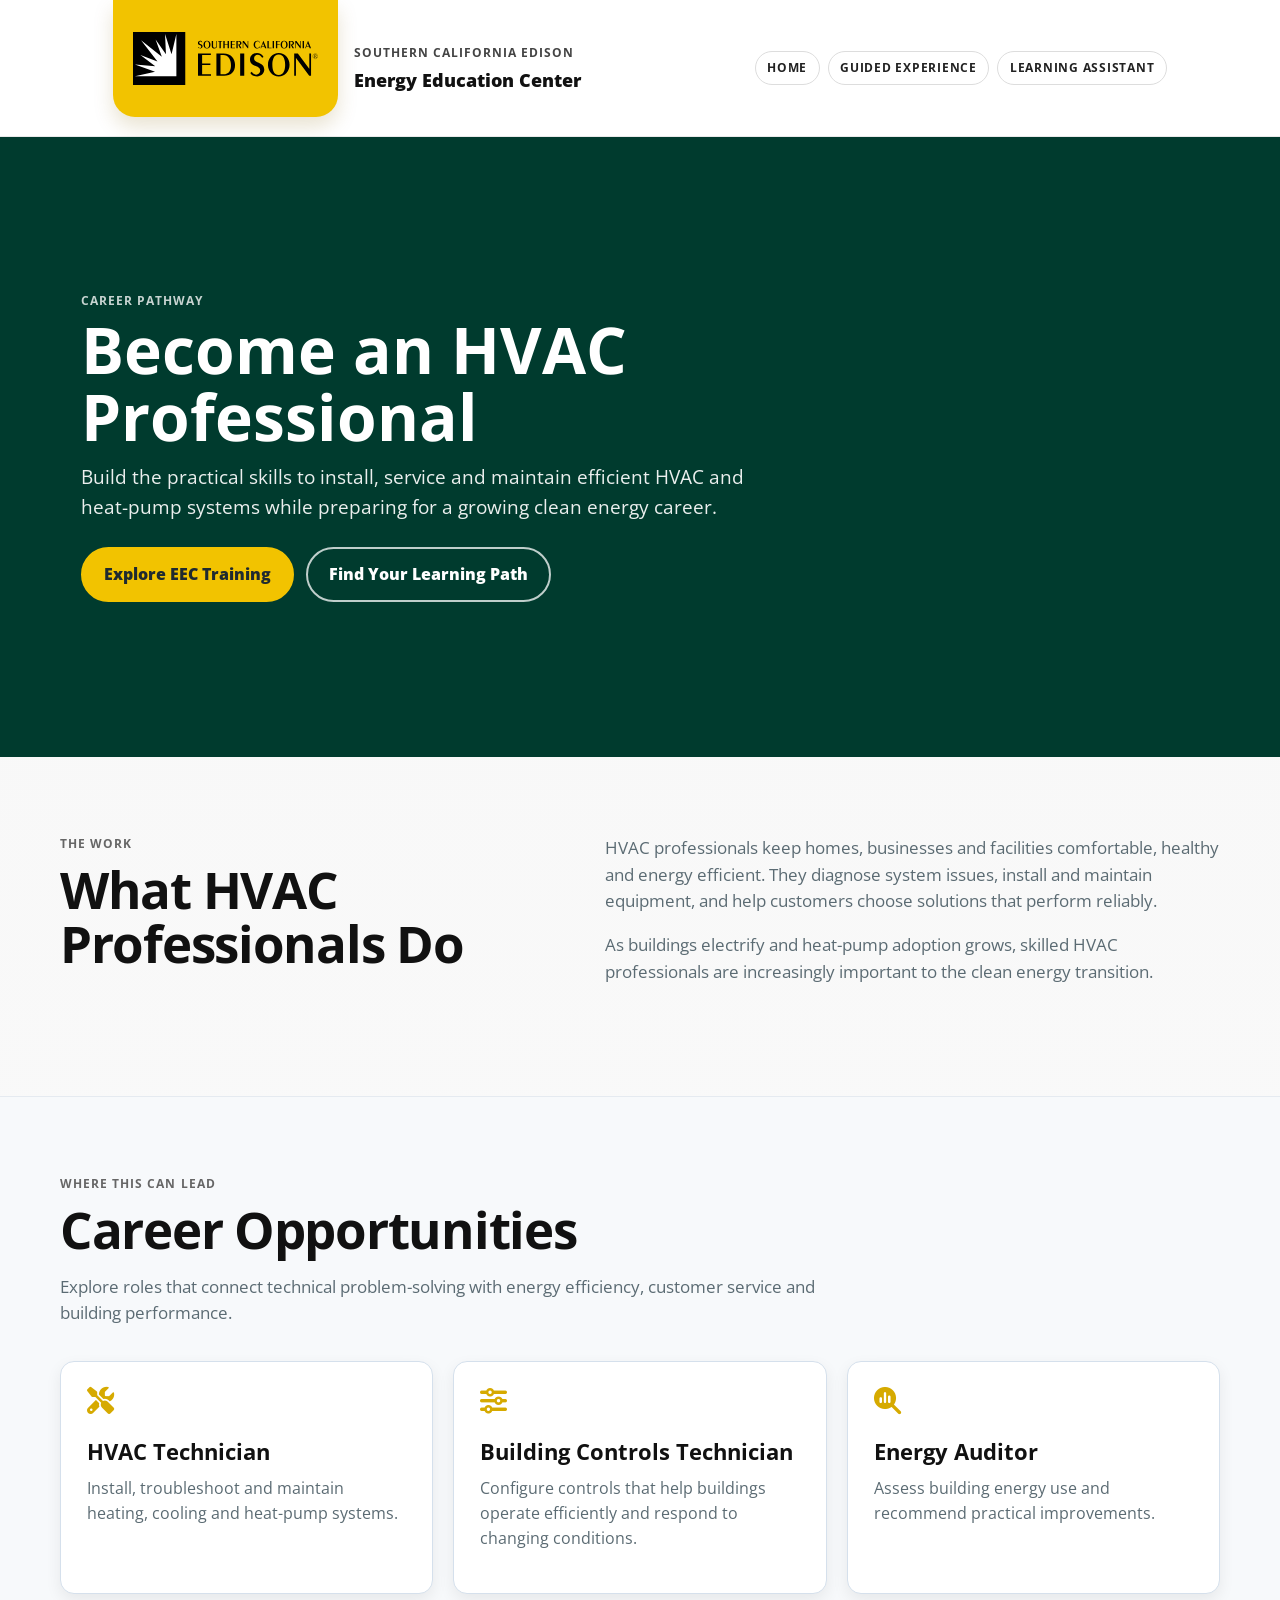
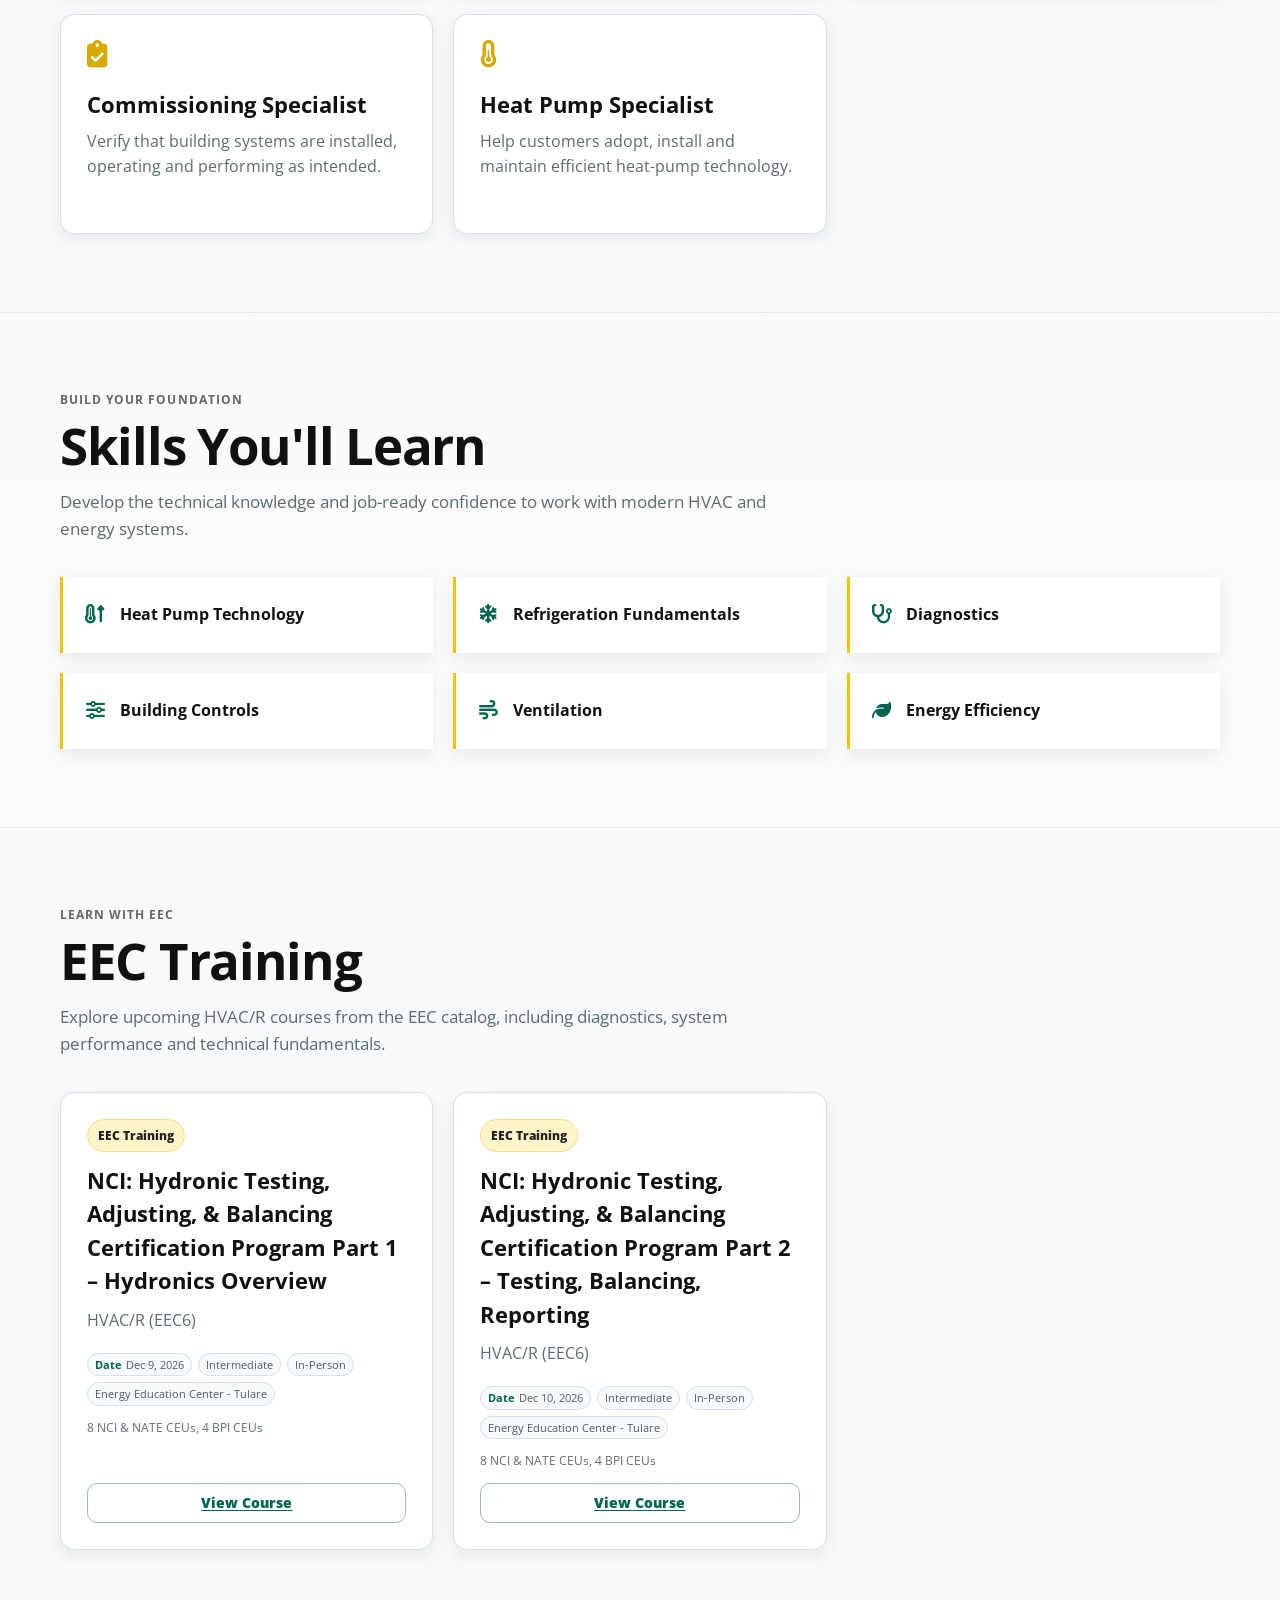
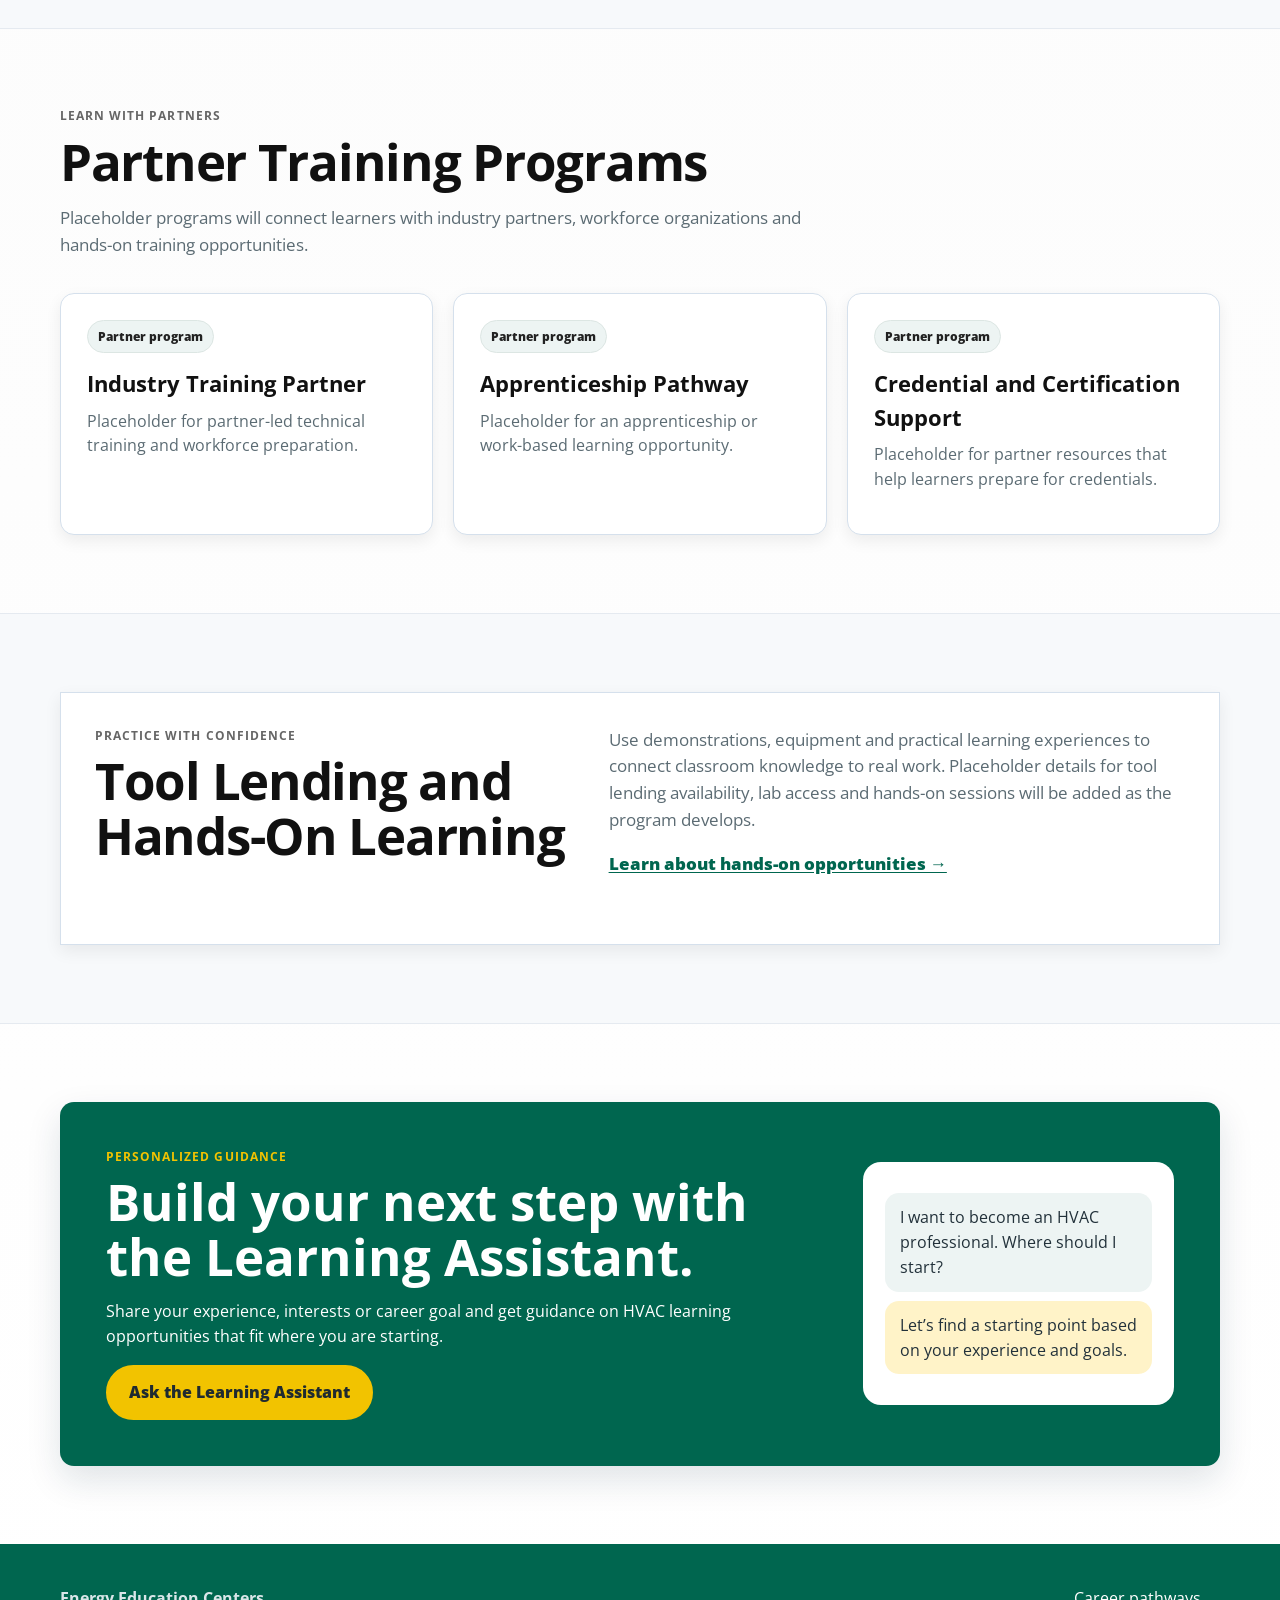
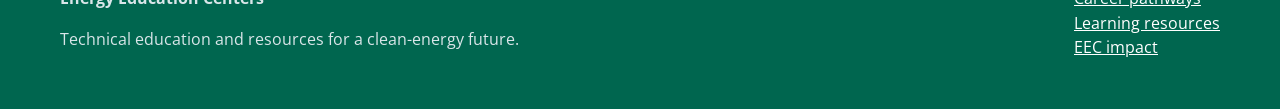
<file: pathways/hvac.html>
<!DOCTYPE html>
<html lang="en">
<head>
  <meta charset="UTF-8" />
  <meta name="viewport" content="width=device-width, initial-scale=1.0" />
  <title>Become an HVAC Professional | Energy Education Centers</title>
  <meta name="description" content="Explore HVAC training, career opportunities and hands-on learning for a career in clean energy." />
  <link rel="preconnect" href="https://fonts.googleapis.com">
  <link rel="preconnect" href="https://fonts.gstatic.com" crossorigin>
  <link href="https://fonts.googleapis.com/css2?family=Open+Sans:wght@400;600;700;800&display=swap" rel="stylesheet">
  <link rel="stylesheet" href="https://cdnjs.cloudflare.com/ajax/libs/font-awesome/6.5.2/css/all.min.css" crossorigin="anonymous" referrerpolicy="no-referrer">
  <link rel="stylesheet" href="../styles.css?v=2">
</head>
<body class="home-page hvac-page">
<a class="skip" href="#main">Skip to main content</a>
<header class="topbar">
  <div class="topbar-inner">
    <div class="sce-logo-area" aria-label="Southern California Edison branding">
      <div class="logo-block" aria-hidden="true"><img class="edison-logo" src="../EdisonLogoLight.svg" alt=""></div>
      <div class="wordmark"><p class="kicker">Southern California Edison</p><p class="brand-title">Energy Education Center</p></div>
    </div>
    <nav class="assistant-nav" aria-label="Experience navigation">
      <a href="../index.html">Home</a>
      <a href="../guided-experience.html">Guided Experience</a>
      <a href="../assistant.html">Learning Assistant</a>
    </nav>
  </div>
</header>

<main id="main" class="home-main">
  <section class="hvac-hero" aria-labelledby="hvac-title">
    <div class="hvac-hero-overlay" aria-hidden="true"></div>
    <div class="wrap hvac-hero-content">
      <p class="hero-tag">CAREER PATHWAY</p>
      <h1 id="hvac-title">Become an HVAC Professional</h1>
      <p>Build the practical skills to install, service and maintain efficient HVAC and heat-pump systems while preparing for a growing clean energy career.</p>
      <div class="hvac-hero-actions">
        <a class="button" href="#training">Explore EEC Training</a>
        <a class="button button-secondary" href="../guided-experience.html">Find Your Learning Path</a>
      </div>
    </div>
  </section>

  <section class="hvac-section" aria-labelledby="what-hvac-professionals-do">
    <div class="wrap hvac-two-column">
      <div class="section-head">
        <div class="eyebrow">The work</div>
        <h2 id="what-hvac-professionals-do">What HVAC Professionals Do</h2>
      </div>
      <div class="hvac-copy">
        <p>HVAC professionals keep homes, businesses and facilities comfortable, healthy and energy efficient. They diagnose system issues, install and maintain equipment, and help customers choose solutions that perform reliably.</p>
        <p>As buildings electrify and heat-pump adoption grows, skilled HVAC professionals are increasingly important to the clean energy transition.</p>
      </div>
    </div>
  </section>

  <section class="hvac-section hvac-soft-section" aria-labelledby="career-opportunities">
    <div class="wrap">
      <div class="section-head">
        <div class="eyebrow">Where this can lead</div>
        <h2 id="career-opportunities">Career Opportunities</h2>
        <p>Explore roles that connect technical problem-solving with energy efficiency, customer service and building performance.</p>
      </div>
      <div class="hvac-card-grid">
        <article class="card hvac-info-card"><div class="icon"><i class="fa-solid fa-screwdriver-wrench" aria-hidden="true"></i></div><h3>HVAC Technician</h3><p>Install, troubleshoot and maintain heating, cooling and heat-pump systems.</p></article>
        <article class="card hvac-info-card"><div class="icon"><i class="fa-solid fa-sliders" aria-hidden="true"></i></div><h3>Building Controls Technician</h3><p>Configure controls that help buildings operate efficiently and respond to changing conditions.</p></article>
        <article class="card hvac-info-card"><div class="icon"><i class="fa-solid fa-magnifying-glass-chart" aria-hidden="true"></i></div><h3>Energy Auditor</h3><p>Assess building energy use and recommend practical improvements.</p></article>
        <article class="card hvac-info-card"><div class="icon"><i class="fa-solid fa-clipboard-check" aria-hidden="true"></i></div><h3>Commissioning Specialist</h3><p>Verify that building systems are installed, operating and performing as intended.</p></article>
        <article class="card hvac-info-card"><div class="icon"><i class="fa-solid fa-temperature-half" aria-hidden="true"></i></div><h3>Heat Pump Specialist</h3><p>Help customers adopt, install and maintain efficient heat-pump technology.</p></article>
      </div>
    </div>
  </section>

  <section class="hvac-section" aria-labelledby="skills-youll-learn">
    <div class="wrap">
      <div class="section-head">
        <div class="eyebrow">Build your foundation</div>
        <h2 id="skills-youll-learn">Skills You'll Learn</h2>
        <p>Develop the technical knowledge and job-ready confidence to work with modern HVAC and energy systems.</p>
      </div>
      <div class="hvac-skill-grid">
        <div class="hvac-skill"><i class="fa-solid fa-temperature-arrow-up" aria-hidden="true"></i><h3>Heat Pump Technology</h3></div>
        <div class="hvac-skill"><i class="fa-solid fa-snowflake" aria-hidden="true"></i><h3>Refrigeration Fundamentals</h3></div>
        <div class="hvac-skill"><i class="fa-solid fa-stethoscope" aria-hidden="true"></i><h3>Diagnostics</h3></div>
        <div class="hvac-skill"><i class="fa-solid fa-sliders" aria-hidden="true"></i><h3>Building Controls</h3></div>
        <div class="hvac-skill"><i class="fa-solid fa-wind" aria-hidden="true"></i><h3>Ventilation</h3></div>
        <div class="hvac-skill"><i class="fa-solid fa-leaf" aria-hidden="true"></i><h3>Energy Efficiency</h3></div>
      </div>
    </div>
  </section>

  <section class="hvac-section hvac-soft-section" id="training" aria-labelledby="eec-training">
    <div class="wrap">
      <div class="section-head">
        <div class="eyebrow">Learn with EEC</div>
        <h2 id="eec-training">EEC Training</h2>
        <p>Explore upcoming HVAC/R courses from the EEC catalog, including diagnostics, system performance and technical fundamentals.</p>
      </div>
      <div id="eecTrainingCourses" class="hvac-card-grid hvac-three-column" aria-live="polite">
        <p class="empty-state">Loading current HVAC/R courses...</p>
      </div>
    </div>
  </section>

  <section class="hvac-section" aria-labelledby="partner-training">
    <div class="wrap">
      <div class="section-head">
        <div class="eyebrow">Learn with partners</div>
        <h2 id="partner-training">Partner Training Programs</h2>
        <p>Placeholder programs will connect learners with industry partners, workforce organizations and hands-on training opportunities.</p>
      </div>
      <div class="hvac-card-grid hvac-three-column">
        <article class="card hvac-placeholder-card"><span class="tag">Partner program</span><h3>Industry Training Partner</h3><p>Placeholder for partner-led technical training and workforce preparation.</p></article>
        <article class="card hvac-placeholder-card"><span class="tag">Partner program</span><h3>Apprenticeship Pathway</h3><p>Placeholder for an apprenticeship or work-based learning opportunity.</p></article>
        <article class="card hvac-placeholder-card"><span class="tag">Partner program</span><h3>Credential and Certification Support</h3><p>Placeholder for partner resources that help learners prepare for credentials.</p></article>
      </div>
    </div>
  </section>

  <section class="hvac-section hvac-soft-section" aria-labelledby="hands-on-learning">
    <div class="wrap hvac-two-column hvac-feature-panel">
      <div class="section-head">
        <div class="eyebrow">Practice with confidence</div>
        <h2 id="hands-on-learning">Tool Lending and Hands-On Learning</h2>
      </div>
      <div class="hvac-copy">
        <p>Use demonstrations, equipment and practical learning experiences to connect classroom knowledge to real work. Placeholder details for tool lending availability, lab access and hands-on sessions will be added as the program develops.</p>
        <a class="small-link" href="#">Learn about hands-on opportunities →</a>
      </div>
    </div>
  </section>

  <section class="hvac-assistant-section" aria-labelledby="learning-assistant-title">
    <div class="wrap assistant-panel">
      <div>
        <div class="eyebrow">Personalized guidance</div>
        <h2 id="learning-assistant-title">Build your next step with the Learning Assistant.</h2>
        <p>Share your experience, interests or career goal and get guidance on HVAC learning opportunities that fit where you are starting.</p>
        <a class="button" href="../assistant.html">Ask the Learning Assistant</a>
      </div>
      <div class="assistant-demo" aria-label="Example assistant conversation">
        <div class="bubble">I want to become an HVAC professional. Where should I start?</div>
        <div class="bubble answer">Let’s find a starting point based on your experience and goals.</div>
      </div>
    </div>
  </section>
</main>
<script src="hvac.js"></script>

<footer><div class="wrap footer-grid"><div><strong>Energy Education Centers</strong><p>Technical education and resources for a clean-energy future.</p></div><div><a href="../index.html#pathways">Career pathways</a><br><a href="../index.html#resources">Learning resources</a><br><a href="../index.html#impact">EEC impact</a></div></div></footer>
</body>
</html>
</file>
<file: styles.css>
:root {
    --sce-blue: #003B75;
    --sce-blue-deep: #002a53;
    --sce-gold: #F2C300;
    --sce-gold-deep: #d6aa00;
    --ink: #111111;
    --ink-soft: #222222;
    --surface: #ffffff;
    --surface-soft: #f7f7f7;
    --border: #e5e5e5;
    --shadow: 0 12px 28px rgba(0, 0, 0, 0.08);
    --shadow-soft: 0 6px 16px rgba(0, 0, 0, 0.07);
}

* {
    box-sizing: border-box;
}

body {
    margin: 0;
    font-family: 'Open Sans', sans-serif;
    color: var(--ink);
    background: linear-gradient(180deg, #f7f7f7 0%, #fbfbfb 50%, #ffffff 100%);
    min-height: 100vh;
}

.topbar {
    background: #ffffff;
    border-bottom: 1px solid #e9e9e9;
    box-shadow: 0 2px 10px rgba(0, 0, 0, 0.04);
}

.topbar-inner {
    max-width: 1100px;
    margin: 0 auto;
    padding: 1.2rem 1.45rem;
    display: flex;
    align-items: center;
    justify-content: space-between;
    gap: 1.35rem;
}

.sce-logo-area {
    display: flex;
    align-items: center;
    gap: 1rem;
}

.logo-block {
    width: 225px;
    min-width: 225px;
    height: 117px;
    margin-top: -1.2rem;
    border-radius: 0 0 22px 22px;
    background: var(--sce-gold);
    display: inline-flex;
    align-items: center;
    justify-content: center;
    padding: 13px 18px;
    box-shadow: 0 10px 20px rgba(132, 101, 0, 0.18);
    overflow: hidden;
}

.edison-logo {
    width: 100%;
    max-width: 185px;
    height: auto;
    object-fit: contain;
    display: block;
    filter: none;
    flex-shrink: 0;
}

.wordmark {
    display: flex;
    flex-direction: column;
    justify-content: center;
    gap: 0.22rem;
}

.nav-utility {
    font-size: 0.68rem;
    letter-spacing: 0.05em;
    text-transform: uppercase;
    color: #666666;
    font-weight: 600;
}

.assistant-nav {
    display: flex;
    align-items: center;
    gap: 0.5rem;
    font-size: 0.78rem;
    text-transform: uppercase;
    letter-spacing: 0.06em;
}

.assistant-nav a {
    color: #222222;
    text-decoration: none;
    border: 1px solid #dddddd;
    border-radius: 999px;
    padding: 0.38rem 0.72rem;
    font-weight: 700;
}

.assistant-nav a[aria-current="page"] {
    background: #f2c300;
    border-color: #d6aa00;
}

.kicker {
    margin: 0;
    color: #444444;
    text-transform: uppercase;
    letter-spacing: 0.08em;
    font-size: 0.76rem;
    font-weight: 700;
}

.brand-title {
    margin: 0.15rem 0 0;
    color: #111111;
    font-size: 1.15rem;
    font-weight: 800;
}

.hero {
    position: relative;
    overflow: hidden;
    background: #f8f8f8;
    color: var(--ink);
    border-top: 1px solid #ececec;
    border-bottom: 1px solid #ececec;
    min-height: clamp(8rem, 15vw, 11rem);
    display: grid;
    align-items: center;
}

.hero-content {
    width: min(1100px, 100%);
    margin: 0 auto;
    padding: 1.5rem 1.3rem 1.6rem;
    position: relative;
    z-index: 1;
}

.hero-tag {
    margin: 0;
    color: #666666;
    text-transform: uppercase;
    letter-spacing: 0.09em;
    font-size: 0.72rem;
    font-weight: 700;
}

.hero h1 {
    margin: 0.45rem 0 0.58rem;
    font-size: clamp(2rem, 4vw, 3.2rem);
    line-height: 1.08;
    letter-spacing: -0.01em;
    color: #111111;
    max-width: none;
}

.hero p {
    margin: 0;
    font-size: clamp(0.98rem, 1.28vw, 1.14rem);
    max-width: 74ch;
    color: #2a2a2a;
}

.container {
    width: min(1100px, 100%);
    margin: 0 auto 1.7rem;
    padding: 1rem 1.3rem 0;
}

.progress-wrap {
    display: grid;
    grid-template-columns: repeat(4, minmax(0, 1fr));
    gap: 0.65rem;
    margin-bottom: 0.72rem;
}

.progress-step {
    background: #ffffff;
    border: 1px solid #dddddd;
    border-radius: 11px;
    min-height: 50px;
    display: flex;
    align-items: center;
    justify-content: center;
    text-align: center;
    gap: 0.4rem;
    padding: 0.45rem 0.6rem;
    font-size: 0.84rem;
    color: var(--ink-soft);
    font-weight: 700;
    transition: border-color 120ms ease, background-color 120ms ease, box-shadow 120ms ease;
}

.step-check {
    width: 1.1rem;
    height: 1.1rem;
    border-radius: 999px;
    border: 1px solid #cfcfcf;
    color: transparent;
    background: #ffffff;
    display: inline-flex;
    align-items: center;
    justify-content: center;
    font-size: 0.72rem;
}

.step-label {
    color: #303030;
    font-size: 0.8rem;
    text-transform: uppercase;
    letter-spacing: 0.04em;
}

.progress-step.is-active {
    border-color: #1f1f1f;
    box-shadow: inset 0 0 0 1px #1f1f1f, var(--shadow-soft);
    background: #ffffff;
}

.progress-step.is-complete {
    background: linear-gradient(180deg, #ffd538 0%, var(--sce-gold) 100%);
    border-color: #d6aa00;
}

.progress-step.is-complete .step-check {
    color: #111111;
    border-color: rgba(17, 17, 17, 0.24);
    background: #fff5c8;
}

.progress-step.is-complete .step-label {
    color: #1f1f1f;
}

.progress-step.is-active.is-complete {
    box-shadow: inset 0 0 0 1px #1f1f1f, var(--shadow-soft);
}

.progress-step.is-active {
    box-shadow: var(--shadow-soft);
}

.questionnaire {
    background: var(--surface);
    border: 1px solid #d7e0e9;
    border-radius: 14px;
    box-shadow: 0 8px 18px rgba(0, 42, 83, 0.08);
    padding: 1rem;
}

.panel {
    background: transparent;
    border: none;
    border-radius: 0;
    padding: 0.35rem 0;
    box-shadow: none;
}

.panel + .panel {
    margin-top: 0.55rem;
    padding-top: 0.72rem;
    border-top: 1px solid #e3ebf3;
}

.panel h2 {
    margin: 0 0 0.56rem;
    color: #111111;
    font-size: clamp(1rem, 2vw, 1.24rem);
    display: flex;
    align-items: center;
    gap: 0.45rem;
}

.section-icon {
    width: 1.4rem;
    height: 1.4rem;
    border-radius: 999px;
    display: inline-flex;
    align-items: center;
    justify-content: center;
    background: #fff7d3;
    border: 1px solid #f0de8f;
    font-size: 0.82rem;
}

.helper-text {
    margin: -0.08rem 0 0.55rem;
    color: #444444;
    font-size: 0.88rem;
}

.option-grid {
    display: grid;
    gap: 0.6rem;
}

.option-grid-5 {
    grid-template-columns: repeat(auto-fit, minmax(150px, 1fr));
}

.option-grid-3 {
    grid-template-columns: repeat(auto-fit, minmax(190px, 1fr));
}

.option-card {
    display: flex;
    align-items: center;
    gap: 0.55rem;
    background: #ffffff;
    border: 1px solid #c9d8e7;
    border-radius: 12px;
    min-height: 50px;
    padding: 0.68rem 0.82rem;
    font-size: 0.93rem;
    font-weight: 600;
    color: #222222;
    cursor: pointer;
    box-shadow: 0 4px 10px rgba(15, 47, 86, 0.06);
    transition: transform 160ms ease, border-color 160ms ease, box-shadow 160ms ease, background-color 160ms ease;
}

.option-card:hover {
    transform: translateY(-1px);
    border-color: #b5b5b5;
    background-color: #fdfefe;
    box-shadow: 0 8px 16px rgba(0, 0, 0, 0.1);
}

.option-card input {
    margin: 0;
    accent-color: var(--sce-gold-deep);
}

.cta-button {
    margin-top: 0.85rem;
    width: 100%;
    border: none;
    border-radius: 12px;
    background: linear-gradient(180deg, #ffd538 0%, var(--sce-gold) 100%);
    color: #1f2b35;
    font-family: 'Open Sans', sans-serif;
    font-size: clamp(0.95rem, 1.65vw, 1.06rem);
    font-weight: 800;
    letter-spacing: 0.01em;
    height: 48px;
    cursor: pointer;
    box-shadow: 0 6px 14px rgba(130, 97, 0, 0.24);
    transition: background-color 140ms ease, transform 140ms ease, box-shadow 140ms ease;
}

.cta-button:hover {
    background: linear-gradient(180deg, var(--sce-gold) 0%, var(--sce-gold-deep) 100%);
    transform: translateY(-1px);
    box-shadow: 0 9px 16px rgba(125, 95, 0, 0.29);
}

.recommendations-panel {
    margin-top: 0.78rem;
    background: #fbfdff;
    border: 1px solid #d9e4ef;
    border-radius: 12px;
    box-shadow: 0 4px 12px rgba(0, 42, 83, 0.05);
    padding: 0.9rem;
}

.recommendations-panel h2 {
    margin: 0;
    color: #111111;
    font-size: 1.04rem;
}

.recommendations-area {
    margin-top: 0.55rem;
    min-height: 112px;
    border: 2px dashed #bed0e2;
    border-radius: 12px;
    background: linear-gradient(180deg, #fcfdff 0%, #f7fbff 100%);
    padding: 0.75rem;
}

.recommendations-grid {
    display: grid;
    grid-template-columns: repeat(3, minmax(0, 1fr));
    gap: 0.72rem;
}

.empty-state {
    margin: 0;
    color: #53718b;
    font-size: 0.9rem;
    line-height: 1.4;
}

.pathway-panel {
    margin-top: 0.95rem;
    background: var(--surface);
    border: 1px solid var(--border);
    border-radius: 14px;
    box-shadow: var(--shadow-soft);
    padding: 1rem;
}

.pathway-panel h2 {
    margin: 0;
    color: #111111;
    font-size: 1.06rem;
}

.path-course-grid {
    margin-top: 0.75rem;
}

.learning-path-flow {
    display: flex;
    flex-direction: column;
    gap: 0.35rem;
}

.path-stage {
    border: 1px solid #d7e3ef;
    border-radius: 12px;
    background: linear-gradient(180deg, #ffffff 0%, #f7fbff 100%);
    padding: 0.7rem;
    box-shadow: 0 6px 14px rgba(0, 42, 83, 0.06);
}

.path-level {
    margin: 0 0 0.55rem;
    color: #111111;
    font-size: 0.78rem;
    letter-spacing: 0.09em;
    font-weight: 800;
}

.path-stage .course-card {
    margin: 0;
}

.course-card-empty {
    background: #fafdff;
    border-style: dashed;
}

.path-arrow {
    display: grid;
    place-items: center;
    color: var(--sce-blue);
    font-size: 1.45rem;
    line-height: 1;
    font-weight: 700;
    min-height: 22px;
}

.course-card {
    border: 1px solid #d5e0ec;
    border-radius: 11px;
    background: linear-gradient(180deg, #ffffff 0%, #f8fbff 100%);
    padding: 0.85rem;
    box-shadow: 0 8px 16px rgba(0, 42, 83, 0.07);
    transition: transform 160ms ease, box-shadow 160ms ease;
}

.course-card:hover {
    transform: translateY(-2px);
    box-shadow: 0 14px 24px rgba(0, 42, 83, 0.13);
}

.course-card h3 {
    margin: 0;
    font-size: 1rem;
    color: #111111;
}

.course-description {
    margin: 0.52rem 0 0.68rem;
    color: #333333;
    font-size: 0.91rem;
}

.meta-row {
    display: flex;
    flex-wrap: wrap;
    gap: 0.45rem;
    margin-bottom: 0.68rem;
}

.meta-pill {
    background: #f8f8f8;
    border: 1px solid #dddddd;
    border-radius: 999px;
    padding: 0.25rem 0.6rem;
    color: #222222;
    font-size: 0.8rem;
    font-weight: 700;
}

.why-recommended {
    margin: 0 0 0.7rem;
    padding: 0.55rem 0.6rem;
    border: 1px solid #d7e4f0;
    border-radius: 10px;
    background: #f8fbff;
}

.why-recommended p {
    margin: 0 0 0.38rem;
    color: #111111;
    font-size: 0.78rem;
    font-weight: 800;
    text-transform: uppercase;
    letter-spacing: 0.05em;
}

.why-recommended ul {
    margin: 0;
    padding: 0;
    list-style: none;
}

.why-recommended li {
    margin: 0;
    color: #2d2d2d;
    font-size: 0.82rem;
    line-height: 1.35;
}

.register-button {
    width: 100%;
    min-height: 40px;
    border: 1px solid #9db6ce;
    border-radius: 10px;
    background: #ffffff;
    color: #111111;
    text-decoration: none;
    display: inline-flex;
    align-items: center;
    justify-content: center;
    font-family: 'Open Sans', sans-serif;
    font-size: 0.9rem;
    font-weight: 800;
    cursor: pointer;
    transition: background-color 130ms ease, border-color 130ms ease, transform 130ms ease;
}

.register-button:hover {
    background: #fff5c8;
    border-color: #d6aa00;
    transform: translateY(-1px);
}

@media (max-width: 700px) {
    .topbar-inner {
        padding: 1rem 1rem;
        flex-direction: column;
        align-items: stretch;
        gap: 0.7rem;
    }

    .nav-utility {
        display: none;
    }

    .assistant-nav {
        display: grid;
        grid-template-columns: repeat(3, minmax(0, 1fr));
        gap: 0.4rem;
        font-size: 0.67rem;
    }

    .assistant-nav a {
        display: inline-flex;
        align-items: center;
        justify-content: center;
        width: 100%;
        min-height: 2.8rem;
        padding: 0.34rem 0.45rem;
        text-align: center;
        line-height: 1.15;
        white-space: normal;
    }

    .logo-block {
        width: min(46vw, 190px);
        min-width: 136px;
        height: 92px;
        margin-top: -1rem;
        border-radius: 0 0 14px 14px;
        padding: 11px 14px;
    }

    .brand-title {
        font-size: 0.98rem;
    }

    .kicker {
        font-size: 0.69rem;
    }

    .hero-content {
        padding: 1.25rem 1rem 1.35rem;
    }

    .hero h1 {
        font-size: clamp(1.7rem, 8vw, 2.25rem);
    }

    .container {
        margin-top: 0;
    }

    .progress-wrap {
        grid-template-columns: 1fr 1fr;
    }

    .recommendations-grid {
        grid-template-columns: 1fr;
    }

    .panel,
    .pathway-panel,
    .recommendations-panel,
    .questionnaire {
        border-radius: 12px;
    }

    .option-card {
        min-height: 46px;
    }
}

/* Home page */
.home-page {
    --sce-blue: #00664F;
    --sce-blue-deep: #00664F;
    --sce-gold: #F2C300;
    --ink: #22313a;
    --muted: #5b6b73;
    --cloud: #f3f7f6;
    --home-shadow: 0 14px 34px rgba(17, 50, 71, 0.13);
    --home-shadow-soft: 0 6px 16px rgba(0, 0, 0, 0.07);
    color: var(--ink);
    background: linear-gradient(180deg, #f7f7f7 0%, #fbfbfb 50%, #ffffff 100%);
    line-height: 1.55;
}

.home-page a {
    color: inherit;
}

.home-page .skip {
    position: absolute;
    left: -999px;
    top: 10px;
    z-index: 100;
    background: #ffffff;
    padding: 10px;
}

.home-page .skip:focus {
    left: 10px;
}

.home-page .wrap {
    width: min(1160px, calc(100% - 40px));
    margin: 0 auto;
}

.home-page .topbar {
    background: #ffffff;
    border-bottom: 1px solid #e9e9e9;
    box-shadow: 0 2px 10px rgba(0, 0, 0, 0.04);
}

.home-page .topbar-inner {
    max-width: 1100px;
    margin: 0 auto;
    padding: 1.2rem 1.45rem;
    display: flex;
    align-items: center;
    justify-content: space-between;
    gap: 1.35rem;
}

.home-page .sce-logo-area {
    display: flex;
    align-items: center;
    gap: 1rem;
}

.home-page .logo-block {
    width: 225px;
    min-width: 225px;
    height: 117px;
    margin-top: -1.2rem;
    border-radius: 0 0 22px 22px;
    background: var(--sce-gold);
    display: inline-flex;
    align-items: center;
    justify-content: center;
    padding: 13px 18px;
    box-shadow: 0 10px 20px rgba(132, 101, 0, 0.18);
    overflow: hidden;
}

.home-page .edison-logo {
    width: 100%;
    max-width: 185px;
    height: auto;
    display: block;
}

.home-page .wordmark {
    display: flex;
    flex-direction: column;
    justify-content: center;
    gap: 0.22rem;
    line-height: normal;
}

.home-page .kicker {
    margin: 0;
    color: #444444;
    text-transform: uppercase;
    letter-spacing: 0.08em;
    font-size: 0.76rem;
    font-weight: 700;
}

.home-page .brand-title {
    margin: 0.15rem 0 0;
    color: #111111;
    font-size: 1.15rem;
    font-weight: 800;
}

.home-page .assistant-nav {
    display: flex;
    align-items: center;
    gap: 0.5rem;
    font-size: 0.78rem;
    text-transform: uppercase;
    letter-spacing: 0.06em;
}

.home-page .assistant-nav a {
    color: #222222;
    text-decoration: none;
    border: 1px solid #dddddd;
    border-radius: 999px;
    padding: 0.38rem 0.72rem;
    font-weight: 700;
}

.home-page .assistant-nav a:hover,
.home-page .assistant-nav a[aria-current="page"] {
    background: var(--sce-gold);
    border-color: var(--sce-gold-deep);
}

.home-page .button {
    display: inline-flex;
    align-items: center;
    justify-content: center;
    gap: 8px;
    border-radius: 999px;
    padding: 13px 21px;
    background: var(--sce-gold);
    color: #1f2a30;
    font-weight: 800;
    text-decoration: none;
    border: 2px solid var(--sce-gold);
    transition: 0.2s;
}

.home-page .button:hover {
    transform: translateY(-2px);
    box-shadow: 0 8px 20px rgba(0, 0, 0, 0.15);
}

.home-page .home-hero {
    background: #f8f8f8;
    color: var(--ink);
    border-top: 1px solid #ececec;
    border-bottom: 1px solid #ececec;
    min-height: clamp(15rem, 30vw, 23rem);
    display: grid;
    align-items: center;
    position: relative;
    overflow: hidden;
    border-radius: 0;
    margin: 0;
    width: 100%;
    box-shadow: none;
}

.home-page .hero-video,
.home-page .hero-overlay {
    position: absolute;
    inset: 0;
    width: 100%;
    height: 100%;
}

.home-page .hero-video {
    object-fit: cover;
    object-position: center center;
    display: block;
    border-radius: 0;
    filter: saturate(1.1) contrast(1.05);
}

.home-page .hero-overlay {
    background: linear-gradient(90deg, rgba(8, 20, 16, 0.70) 0%, rgba(8, 20, 16, 0.45) 38%, rgba(8, 20, 16, 0.18) 100%);
    z-index: 0;
}

.home-page .home-hero::after {
    content: none;
}

.home-page .home-hero .hero-content {
    width: min(1100px, 100%);
    margin: 0 auto;
    padding: 3.4rem 1.3rem;
    position: relative;
    z-index: 1;
}

.home-page .hero-tag,
.home-page .eyebrow {
    color: #666666;
    text-transform: uppercase;
    letter-spacing: 0.09em;
    font-size: 0.72rem;
    font-weight: 700;
}

.home-page .home-hero .hero-tag {
    color: rgba(255, 255, 255, 0.78);
}

.home-page .assistant-panel .eyebrow,
.home-page .stats .eyebrow,
.home-page .stats-note {
    color: var(--sce-gold);
}

.home-page .home-hero h1 {
    margin: 0.45rem 0 0.75rem;
    color: #ffffff;
    font-size: clamp(2.25rem, 5vw, 4rem);
    line-height: 1.08;
    letter-spacing: -0.01em;
    max-width: 760px;
    text-shadow: 0 4px 16px rgba(0, 0, 0, 0.18);
}

.home-page .home-hero p {
    margin: 0;
    max-width: 650px;
    color: rgba(255, 255, 255, 0.92);
    font-size: clamp(1rem, 1.5vw, 1.2rem);
    text-shadow: 0 3px 12px rgba(0, 0, 0, 0.18);
}

.home-page .home-main {
    width: 100%;
    max-width: none;
    margin: 0;
    padding: 0;
}

.home-page .home-main > section {
    padding: 78px 0;
}

.home-page .home-main > .home-hero {
    padding: 0;
}

.home-page .section-head {
    max-width: 760px;
    margin-bottom: 34px;
}

.home-page .section-head h2,
.home-page .audience h3,
.home-page .card h3,
.home-page .step h3,
.home-page .partners h2 {
    color: #111111;
}

.home-page .section-head h2 {
    font-size: clamp(2rem, 4vw, 3.2rem);
    line-height: 1.06;
    margin: 9px 0 14px;
    letter-spacing: -0.025em;
}

.home-page .section-head p {
    color: var(--muted);
    font-size: 1.08rem;
}

.home-page .audience {
    margin-top: 0;
}

.home-page .audience-grid,
.home-page .cards,
.home-page .steps,
.home-page .stats-grid {
    display: grid;
}

.home-page .audience-grid {
    grid-template-columns: repeat(3, 1fr);
    gap: 18px;
}

.home-page .audience article,
.home-page .card,
.home-page .partner,
.home-page .assistant-panel,
.home-page .stat {
    border-radius: 14px;
}

.home-page .audience article {
    background: #ffffff;
    padding: 28px;
    border-top: 4px solid var(--sce-gold);
    box-shadow: var(--home-shadow-soft);
}

.home-page .audience h3 {
    margin: 7px 0;
    font-size: 1.35rem;
}

.home-page .icon {
    display: flex;
    align-items: center;
    justify-content: flex-start;
    font-size: 1.7rem;
    color: var(--sce-gold);
    margin-bottom: 0.35rem;
}

.home-page .icon i {
    display: inline-block;
    line-height: 1;
}

.home-page .small-link,
.home-page .card a {
    color: var(--sce-blue);
    font-weight: 800;
    text-decoration: underline;
    text-underline-offset: 2px;
}

.home-page .pathways {
    background: transparent;
}

.home-page .energy-user-pathways {
    margin-top: 64px;
}

.home-page .cards {
    grid-template-columns: repeat(3, 1fr);
    gap: 20px;
}

.home-page .card {
    background: #ffffff;
    border: 1px solid #d5e0ec;
    padding: 26px;
    display: flex;
    flex-direction: column;
    min-height: 270px;
    box-shadow: var(--home-shadow-soft);
}

.home-page .card h3 {
    font-size: 1.35rem;
    margin: 12px 0 8px;
}

.home-page .card p {
    color: var(--muted);
    margin-top: 0;
}

.home-page .card .tag {
    align-self: flex-start;
    border-radius: 99px;
    background: #fff5c8;
    border: 1px solid #f0de8f;
    color: #222222;
    font-size: 0.78rem;
    font-weight: 800;
    padding: 6px 10px;
}

.home-page .card-resources {
    display: flex;
    flex-wrap: wrap;
    gap: 6px;
    margin: 4px 0 14px;
    padding-top: 12px;
    border-top: 1px solid #e5e5e5;
}

.home-page .feature-badge {
    display: inline-flex;
    align-items: center;
    gap: 4px;
    border: 1px solid #d5e0ec;
    border-radius: 999px;
    background: #f7f9fb;
    color: #4f5c66;
    font-size: 0.7rem;
    line-height: 1.2;
    padding: 4px 7px;
    white-space: nowrap;
}

.home-page .feature-badge > span {
    color: var(--sce-blue);
    font-weight: 800;
}

.home-page .card a {
    margin-top: auto;
}

.home-page .steps {
    grid-template-columns: repeat(4, 1fr);
    gap: 18px;
    counter-reset: step;
}

.home-page .step {
    counter-increment: step;
    border-left: 3px solid var(--sce-gold);
    padding-left: 20px;
}

.home-page .step::before {
    content: counter(step);
    display: grid;
    place-items: center;
    width: 36px;
    height: 36px;
    border-radius: 50%;
    background: var(--sce-blue);
    color: #ffffff;
    font-weight: 800;
}

.home-page .assistant-panel {
    background: var(--sce-blue);
    color: #ffffff;
    padding: 46px;
    display: grid;
    grid-template-columns: 1.4fr 0.6fr;
    gap: 30px;
    align-items: center;
    box-shadow: var(--home-shadow);
}

.home-page .assistant-panel h2 {
    font-size: clamp(2rem, 4vw, 3.2rem);
    line-height: 1.07;
    margin: 8px 0 15px;
}

.home-page .assistant-demo {
    background: #ffffff;
    color: var(--ink);
    border-radius: 18px;
    padding: 22px;
}

.home-page .bubble {
    background: #edf4f3;
    padding: 12px 15px;
    border-radius: 14px;
    margin: 9px 0;
}

.home-page .bubble.answer {
    background: #fff3c8;
}

.home-page .stats {
    background: var(--sce-blue-deep);
    color: #ffffff;
}

.home-page .stats .section-head h2,
.home-page .stats .section-head p {
    color: #ffffff;
}

.home-page .stats-grid {
    grid-template-columns: repeat(4, 1fr);
    gap: 15px;
}

.home-page .stat {
    padding: 24px;
    border: 1px solid rgba(255, 255, 255, 0.22);
    background: rgba(255, 255, 255, 0.07);
}

.home-page .stat strong {
    font-size: 2.6rem;
    display: block;
    color: var(--sce-gold);
    line-height: 1;
}

.home-page .stat span {
    display: block;
    margin-top: 10px;
}

.home-page .stats-note {
    font-size: 0.82rem;
    color: var(--sce-gold);
    margin-top: 18px;
}

.home-page .partners {
    display: grid;
    grid-template-columns: 1fr 1fr;
    gap: 42px;
    align-items: start;
}

.home-page .partner-list {
    display: grid;
    gap: 12px;
}

.home-page .partner {
    border: 1px solid #dce6e3;
    padding: 17px;
    background: #ffffff;
}

.home-page .partner strong {
    color: var(--sce-blue);
}

.home-page .cta {
    background: var(--sce-gold);
    padding: 56px 0;
}

.home-page .cta .wrap {
    display: flex;
    align-items: center;
    justify-content: space-between;
    gap: 30px;
}

.home-page .cta h2 {
    color: var(--sce-blue);
    font-size: 2.3rem;
    margin: 0;
}

.home-page .cta p {
    margin: 6px 0 0;
}

.home-page .cta .button {
    background: var(--sce-blue);
    border-color: var(--sce-blue);
    color: #ffffff;
    white-space: nowrap;
}

.home-page > footer {
    background: var(--sce-blue);
    color: #d9e6e9;
    padding: 42px 0;
    margin-top: 0;
}

.home-page .footer-grid {
    display: flex;
    justify-content: space-between;
    gap: 30px;
    align-items: flex-start;
}

.home-page .footer-grid a {
    color: #ffffff;
}

@media (max-width: 900px) {
    .home-page .audience-grid,
    .home-page .cards {
        grid-template-columns: 1fr 1fr;
    }

    .home-page .steps,
    .home-page .stats-grid {
        grid-template-columns: 1fr 1fr;
    }

    .home-page .assistant-panel,
    .home-page .partners {
        grid-template-columns: 1fr;
    }
}

@media (max-width: 700px) {
    .home-page .topbar-inner {
        padding: 1rem;
        flex-direction: column;
        align-items: stretch;
        gap: 0.7rem;
    }

    .home-page .logo-block {
        width: min(46vw, 190px);
        min-width: 136px;
        height: 92px;
        margin-top: -1rem;
        border-radius: 0 0 14px 14px;
        padding: 11px 14px;
    }

    .home-page .brand-title {
        font-size: 0.98rem;
    }

    .home-page .kicker {
        font-size: 0.69rem;
    }

    .home-page .assistant-nav {
        display: grid;
        grid-template-columns: repeat(3, minmax(0, 1fr));
        gap: 0.4rem;
        font-size: 0.67rem;
    }

    .home-page .assistant-nav a {
        display: inline-flex;
        align-items: center;
        justify-content: center;
        text-align: center;
        width: 100%;
        min-height: 2.8rem;
        padding: 0.34rem 0.45rem;
        line-height: 1.15;
        white-space: normal;
    }
}

@media (max-width: 600px) {
    .assistant-nav {
        display: grid;
        grid-template-columns: repeat(3, minmax(0, 1fr));
        gap: 0.4rem;
        font-size: 0.67rem;
    }

    .assistant-nav a {
        display: inline-flex;
        align-items: center;
        justify-content: center;
        text-align: center;
        width: 100%;
        min-height: 2.8rem;
        padding: 0.34rem 0.45rem;
        line-height: 1.15;
        white-space: normal;
    }

    .home-page .home-hero .hero-content {
        padding: 2.3rem 1rem;
    }

    .home-page .home-main {
        padding-bottom: 2rem;
    }

    .home-page .wrap {
        width: min(100% - 28px, 1160px);
    }
}

@media (max-width: 620px) {
    .home-page .audience-grid,
    .home-page .cards,
    .home-page .steps,
    .home-page .stats-grid {
        grid-template-columns: 1fr;
    }

    .home-page .assistant-panel {
        padding: 28px;
    }

    .home-page .cta .wrap,
    .home-page .footer-grid {
        align-items: flex-start;
        flex-direction: column;
    }
}

.hvac-page .hvac-hero {
    position: relative;
    overflow: hidden;
    min-height: clamp(23rem, 44vw, 34rem);
    display: grid;
    align-items: center;
    background: var(--sce-blue-deep) url("https://images.pexels.com/photos/32497161/pexels-photo-32497161.jpeg") center center / cover no-repeat;
    color: #ffffff;
}

.hvac-page .hvac-hero::before {
    content: "";
    position: absolute;
    inset: 0;
    background: rgba(0, 0, 0, 0.42);
}

.hvac-page .hvac-hero-overlay {
    position: absolute;
    inset: 0;
    background: transparent;
}

.hvac-page .hvac-hero-content {
    position: relative;
    z-index: 1;
    padding: 4.8rem 1.3rem;
}

.hvac-page .hvac-hero .hero-tag {
    color: rgba(255, 255, 255, 0.78);
}

.hvac-page .hvac-hero h1 {
    max-width: 780px;
    margin: 0.45rem 0 0.75rem;
    color: #ffffff;
    font-size: clamp(2.35rem, 5vw, 4.4rem);
    line-height: 1.04;
}

.hvac-page .hvac-hero p:not(.hero-tag) {
    max-width: 680px;
    margin: 0;
    color: rgba(255, 255, 255, 0.92);
    font-size: clamp(1rem, 1.5vw, 1.2rem);
}

.hvac-page .hvac-hero-actions {
    display: flex;
    flex-wrap: wrap;
    gap: 0.75rem;
    margin-top: 1.6rem;
}

.hvac-page .button-secondary {
    background: transparent;
    border-color: rgba(255, 255, 255, 0.75);
    color: #ffffff;
}

.hvac-page .button-secondary:hover {
    background: rgba(255, 255, 255, 0.12);
    border-color: #ffffff;
}

.hvac-page .hvac-section,
.hvac-page .hvac-assistant-section {
    padding: 78px 0;
}

.hvac-page .hvac-soft-section {
    background: #f7f9fb;
    border-top: 1px solid #e5eaf0;
    border-bottom: 1px solid #e5eaf0;
}

.hvac-page .hvac-two-column {
    display: grid;
    grid-template-columns: 0.9fr 1.1fr;
    gap: 42px;
    align-items: start;
}

.hvac-page .hvac-copy {
    color: var(--muted);
    font-size: 1.08rem;
}

.hvac-page .hvac-copy p:first-child {
    margin-top: 0;
}

.hvac-page .hvac-copy p:last-child {
    margin-bottom: 0;
}

.hvac-page .hvac-card-grid,
.hvac-page .hvac-skill-grid {
    display: grid;
    grid-template-columns: repeat(3, 1fr);
    gap: 20px;
}

.hvac-page .hvac-info-card,
.hvac-page .hvac-placeholder-card {
    min-height: 220px;
}

.hvac-page .hvac-info-card .icon {
    color: var(--sce-gold-deep);
}

.hvac-page .hvac-info-card h3,
.hvac-page .hvac-placeholder-card h3 {
    margin-top: 14px;
}

.hvac-page .hvac-skill-grid {
    grid-template-columns: repeat(3, 1fr);
}

.hvac-page .hvac-skill {
    display: flex;
    align-items: center;
    gap: 0.8rem;
    min-height: 76px;
    padding: 18px 20px;
    border-left: 3px solid var(--sce-gold);
    background: #ffffff;
    box-shadow: var(--home-shadow-soft);
}

.hvac-page .hvac-skill i {
    flex: 0 0 1.5rem;
    color: var(--sce-blue);
    font-size: 1.2rem;
    text-align: center;
}

.hvac-page .hvac-skill h3 {
    margin: 0;
    color: #111111;
    font-size: 1rem;
}

.hvac-page .hvac-placeholder-card .tag {
    background: #edf4f3;
    border-color: #dce6e3;
}

.hvac-page .hvac-course-card {
    min-height: 340px;
}

.hvac-page .hvac-course-card h3 {
    margin-bottom: 10px;
}

.hvac-page .hvac-course-meta {
    display: flex;
    flex-wrap: wrap;
    gap: 6px;
    margin: 4px 0 12px;
}

.hvac-page .hvac-course-meta span {
    border: 1px solid #d5e0ec;
    border-radius: 999px;
    background: #f7f9fb;
    color: #4f5c66;
    font-size: 0.7rem;
    line-height: 1.2;
    padding: 4px 7px;
}

.hvac-page .hvac-course-meta strong {
    margin-right: 4px;
    color: var(--sce-blue);
}

.hvac-page .hvac-learning-units {
    color: #666666;
    font-size: 0.78rem;
}

.hvac-page .hvac-course-card .register-button {
    margin-top: auto;
}

.hvac-page .hvac-feature-panel {
    padding: 34px;
    border: 1px solid #d5e0ec;
    background: #ffffff;
    box-shadow: var(--home-shadow-soft);
}

.hvac-page .hvac-assistant-section {
    padding-top: 0;
}

@media (max-width: 900px) {
    .hvac-page .hvac-card-grid,
    .hvac-page .hvac-skill-grid {
        grid-template-columns: repeat(2, 1fr);
    }

    .hvac-page .hvac-two-column {
        grid-template-columns: 1fr;
        gap: 18px;
    }
}

@media (max-width: 620px) {
    .hvac-page .hvac-hero-content {
        padding: 3.5rem 1rem;
    }

    .hvac-page .hvac-hero-actions,
    .hvac-page .hvac-hero-actions .button {
        width: 100%;
    }

    .hvac-page .hvac-card-grid,
    .hvac-page .hvac-skill-grid {
        grid-template-columns: 1fr;
    }

    .hvac-page .hvac-section {
        padding: 58px 0;
    }

    .hvac-page .hvac-feature-panel {
        padding: 24px;
    }
}
</file>
